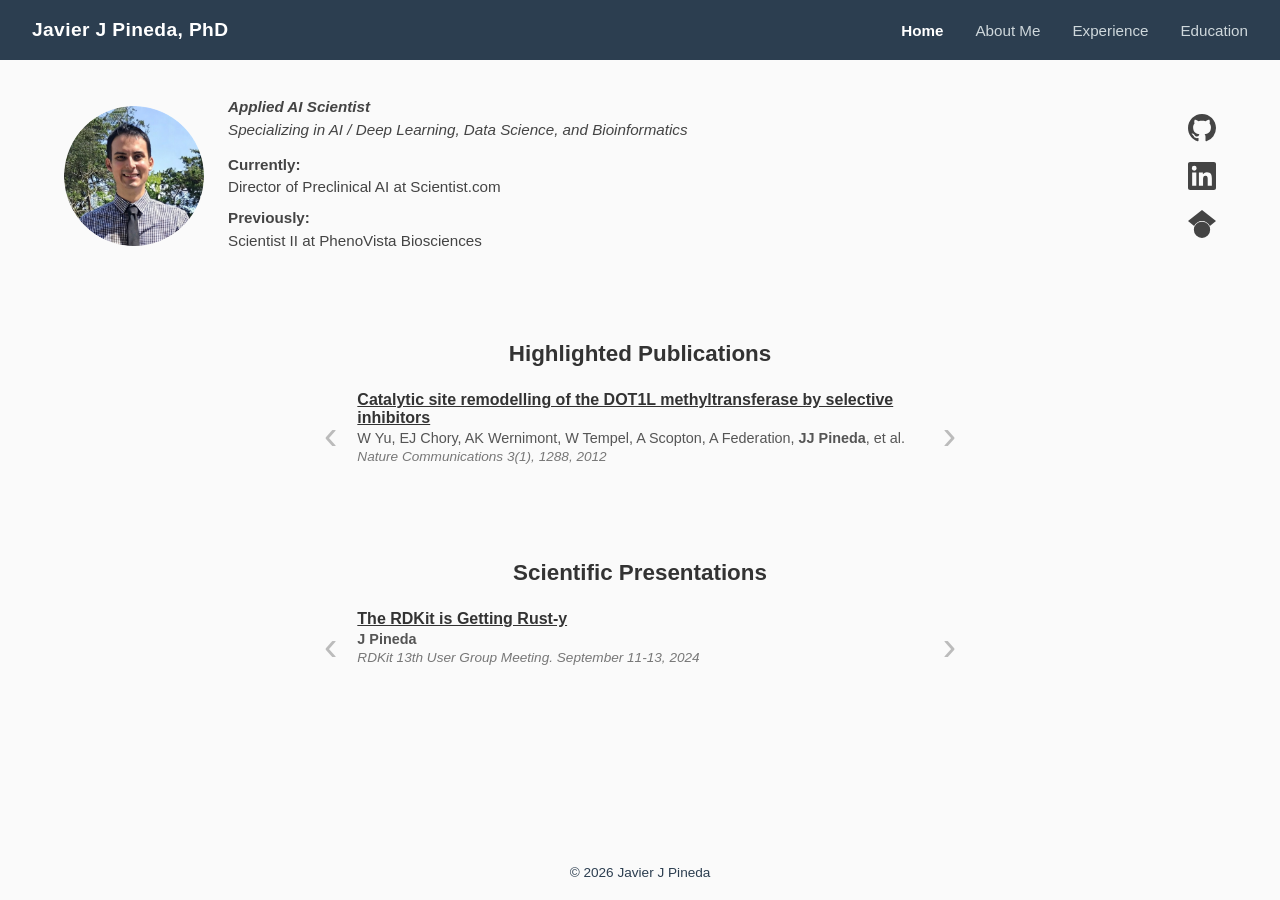
<file: index.html>
<!doctype html>
<html lang="en">
    <head>
        <meta charset="UTF-8" />
        <meta name="viewport" content="width=device-width, initial-scale=1.0" />
        <title>Javier Pineda, PhD — Applied AI Scientist</title>
        <meta
            name="description"
            content="Personal website of Javier Pineda (Javier J Pineda), PhD — Applied AI Scientist specializing in AI, deep learning, data science, and bioinformatics. Director of Preclinical AI at Scientist.com."
        />
        <meta
            property="og:title"
            content="Javier Pineda, PhD — Applied AI Scientist"
        />
        <meta
            property="og:description"
            content="Applied AI Scientist specializing in AI, deep learning, data science, and bioinformatics."
        />
        <meta property="og:type" content="profile" />
        <meta property="og:url" content="https://jj-pineda.github.io/" />
        <script type="application/ld+json">
            {
                "@context": "https://schema.org",
                "@type": "Person",
                "name": "Javier Pineda",
                "alternateName": "Javier J Pineda",
                "url": "https://jj-pineda.github.io/",
                "jobTitle": "Director of Preclinical AI",
                "worksFor": {
                    "@type": "Organization",
                    "name": "Scientist.com"
                },
                "alumniOf": [
                    {
                        "@type": "CollegeOrUniversity",
                        "name": "Harvard University"
                    },
                    {
                        "@type": "CollegeOrUniversity",
                        "name": "University of Notre Dame"
                    }
                ],
                "sameAs": [
                    "https://github.com/jj-pineda",
                    "https://linkedin.com/in/javier-j-pineda",
                    "https://scholar.google.com/citations?user=IIAo-P4AAAAJ"
                ]
            }
        </script>
        <link rel="stylesheet" href="styles.css" />
    </head>
    <body>
        <video id="bg-video" autoplay muted loop playsinline>
            <source
                src="assets/neural-network-background-pingpong.mp4"
                type="video/mp4"
            />
        </video>
        <header>
            <a href="/" class="site-name">Javier J Pineda, PhD</a>
            <button class="nav-toggle" aria-label="Toggle navigation" aria-expanded="false">
                <svg viewBox="0 0 24 24" xmlns="http://www.w3.org/2000/svg" fill="none">
                    <path d="M3 6h18M3 12h18M3 18h18" stroke="currentColor" stroke-width="2" stroke-linecap="round"/>
                </svg>
            </button>
            <nav class="nav-links">
                <a href="/" class="active">Home</a>
                <a href="/about">About Me</a>
                <a href="/experience">Experience</a>
                <a href="/education">Education</a>
            </nav>
        </header>

        <div class="profile-section">
            <img
                src="assets/profile-circle.png"
                alt="Javier J Pineda"
                class="profile-photo"
            />
            <div class="profile-info">
                <h1 class="profile-name">Javier J Pineda, PhD</h1>
                <p class="profile-tagline">
                    <strong>Applied AI Scientist</strong><br />
                    Specializing in AI / Deep Learning, Data Science, and
                    Bioinformatics
                </p>
                <p class="profile-role">
                    <strong>Currently:</strong><br />Director of Preclinical AI
                    at Scientist.com
                </p>
                <p class="profile-role">
                    <strong>Previously:</strong><br />Scientist II at PhenoVista
                    Biosciences
                </p>
            </div>
            <div class="profile-social">
                <a
                    href="https://github.com/jj-pineda"
                    target="_blank"
                    rel="noopener noreferrer"
                    data-tooltip="GitHub"
                >
                    <svg viewBox="0 0 24 24" xmlns="http://www.w3.org/2000/svg">
                        <path
                            d="M12 0C5.37 0 0 5.37 0 12c0 5.31 3.435 9.795 8.205 11.385.6.105.825-.255.825-.57 0-.285-.015-1.23-.015-2.235-3.015.555-3.795-.735-4.035-1.41-.135-.345-.72-1.41-1.23-1.695-.42-.225-1.02-.78-.015-.795.945-.015 1.62.87 1.845 1.23 1.08 1.815 2.805 1.305 3.495.99.105-.78.42-1.305.765-1.605-2.67-.3-5.46-1.335-5.46-5.925 0-1.305.465-2.385 1.23-3.225-.12-.3-.54-1.53.12-3.18 0 0 1.005-.315 3.3 1.23.96-.27 1.98-.405 3-.405s2.04.135 3 .405c2.295-1.56 3.3-1.23 3.3-1.23.66 1.65.24 2.88.12 3.18.765.84 1.23 1.905 1.23 3.225 0 4.605-2.805 5.625-5.475 5.925.435.375.81 1.095.81 2.22 0 1.605-.015 2.895-.015 3.3 0 .315.225.69.825.57A12.02 12.02 0 0024 12c0-6.63-5.37-12-12-12z"
                        />
                    </svg>
                </a>
                <a
                    href="https://linkedin.com/in/javier-j-pineda"
                    target="_blank"
                    rel="noopener noreferrer"
                    data-tooltip="LinkedIn"
                >
                    <svg viewBox="0 0 24 24" xmlns="http://www.w3.org/2000/svg">
                        <path
                            d="M20.447 20.452h-3.554v-5.569c0-1.328-.027-3.037-1.852-3.037-1.853 0-2.136 1.445-2.136 2.939v5.667H9.351V9h3.414v1.561h.046c.477-.9 1.637-1.85 3.37-1.85 3.601 0 4.267 2.37 4.267 5.455v6.286zM5.337 7.433a2.062 2.062 0 01-2.063-2.065 2.064 2.064 0 112.063 2.065zm1.782 13.019H3.555V9h3.564v11.452zM22.225 0H1.771C.792 0 0 .774 0 1.729v20.542C0 23.227.792 24 1.771 24h20.451C23.2 24 24 23.227 24 22.271V1.729C24 .774 23.2 0 22.222 0h.003z"
                        />
                    </svg>
                </a>
                <a
                    href="https://scholar.google.com/citations?hl=en&user=IIAo-P4AAAAJ&view_op=list_works&gmla=APjjwuaOTNhn8CXcT7bd74BKI-H3u4eLY3P6gGa4kQrfoRrS0JrwUBBFcE2-YsS4bRoMmyUIK_wvJSh7Y80WJxXf"
                    target="_blank"
                    rel="noopener noreferrer"
                    data-tooltip="Publications"
                >
                    <svg viewBox="0 0 24 24" xmlns="http://www.w3.org/2000/svg">
                        <path
                            d="M5.242 13.769L0 9.5 12 0l12 9.5-5.242 4.269C17.548 11.249 14.978 9.5 12 9.5c-2.977 0-5.548 1.748-6.758 4.269zM12 10a7 7 0 100 14 7 7 0 000-14z"
                        />
                    </svg>
                </a>
            </div>
        </div>

        <main class="home-main">
            <h2 class="section-heading">Highlighted Publications</h2>
            <div class="carousel" id="pub-carousel">
                <button
                    class="carousel-btn carousel-prev"
                    aria-label="Previous"
                >
                    &lsaquo;
                </button>
                <div class="carousel-content">
                    <ul class="pub-list">
                        <li>
                            <span class="pub-title"
                                ><a
                                    href="https://www.nature.com/articles/ncomms2304"
                                    target="_blank"
                                    >Catalytic site remodelling of the DOT1L
                                    methyltransferase by selective inhibitors</a
                                ></span
                            >
                            <span class="pub-authors"
                                >W Yu, EJ Chory, AK Wernimont, W Tempel, A
                                Scopton, A Federation,
                                <strong>JJ Pineda</strong>, et al.</span
                            >
                            <span class="pub-venue"
                                >Nature Communications 3(1), 1288, 2012</span
                            >
                        </li>
                        <li>
                            <span class="pub-title"
                                ><a
                                    href="https://royalsocietypublishing.org/rsob/article/7/11/170182/91579"
                                    target="_blank"
                                    >Is inflammatory micronucleation the key to
                                    a successful anti-mitotic cancer drug?</a
                                ></span
                            >
                            <span class="pub-authors"
                                >TJ Mitchison, <strong>J Pineda</strong>, J Shi,
                                S Florian</span
                            >
                            <span class="pub-venue"
                                >Open Biology 7(11), 2017</span
                            >
                        </li>
                        <li>
                            <span class="pub-title"
                                ><a
                                    href="https://www.nature.com/articles/s41467-018-05036-4"
                                    target="_blank"
                                    >A PDGFRα-driven mouse model of glioblastoma
                                    reveals a stathmin1-mediated mechanism of
                                    sensitivity to vinblastine</a
                                ></span
                            >
                            <span class="pub-authors"
                                >HJ Jun, VA Appleman, HJ Wu, CM Rose,
                                <strong>JJ Pineda</strong>, AT Yeo, B Delcuze,
                                et al.</span
                            >
                            <span class="pub-venue"
                                >Nature Communications 9(1), 3116, 2018</span
                            >
                        </li>
                        <li>
                            <span class="pub-title"
                                ><a
                                    href="https://www.science.org/doi/abs/10.1126/scitranslmed.aal5272"
                                    target="_blank"
                                    >HIF activation causes synthetic lethality
                                    between the VHL tumor suppressor and the
                                    EZH1 histone methyltransferase</a
                                ></span
                            >
                            <span class="pub-authors"
                                >AA Chakraborty, E Nakamura, J Qi, A Creech, JD
                                Jaffe, J Paulk, JS Novak, K Nagulapalli, SK
                                McBrayer, GS Cowley, <strong>J Pineda</strong>,
                                et al.</span
                            >
                            <span class="pub-venue"
                                >Science Translational Medicine 9(398),
                                eaal5272, 2017</span
                            >
                        </li>
                        <li>
                            <span class="pub-title"
                                ><a
                                    href="https://www.pnas.org/doi/abs/10.1073/pnas.1800047115"
                                    target="_blank"
                                    >Site occupancy calibration of taxane
                                    pharmacology in live cells and tissues</a
                                ></span
                            >
                            <span class="pub-authors"
                                ><strong>JJ Pineda</strong>, MA Miller, Y Song,
                                H Kuhn, H Mikula, N Tallapragada, et al.</span
                            >
                            <span class="pub-venue"
                                >Proceedings of the National Academy of Sciences
                                115(48), E11406-E11414, 2018</span
                            >
                        </li>
                        <li>
                            <span class="pub-title"
                                ><a
                                    href="https://journals.sagepub.com/doi/full/10.1177/2472555218774770"
                                    target="_blank"
                                    >A scalable pipeline for high-throughput
                                    flow cytometry</a
                                ></span
                            >
                            <span class="pub-authors"
                                >AC Wilson, IK Moutsatsos, G Yu,
                                <strong>JJ Pineda</strong>, Y Feng, DS
                                Auld</span
                            >
                            <span class="pub-venue"
                                >SLAS Discovery 23(7), 708-718, 2018</span
                            >
                        </li>
                        <li>
                            <span class="pub-title"
                                ><a
                                    href="https://elifesciences.org/articles/45426"
                                    target="_blank"
                                    >Replication Study: Wnt activity defines
                                    colon cancer stem cells and is regulated by
                                    the microenvironment</a
                                ></span
                            >
                            <span class="pub-authors"
                                >A Essex, <strong>J Pineda</strong>, G Acharya,
                                H Xin, J Evans</span
                            >
                            <span class="pub-venue">Elife 8, e45426</span>
                        </li>
                    </ul>
                </div>
                <button class="carousel-btn carousel-next" aria-label="Next">
                    &rsaquo;
                </button>
            </div>
            <h2 class="section-heading">Scientific Presentations</h2>
            <div class="carousel" id="pres-carousel">
                <button
                    class="carousel-btn carousel-prev"
                    aria-label="Previous"
                >
                    &lsaquo;
                </button>
                <div class="carousel-content">
                    <ul class="pub-list">
                        <li>
                            <span class="pub-title"
                                ><a
                                    href="https://github.com/rdkit/UGM_2024/blob/main/Presentations/Pineda_Rusty_RDKit.pdf"
                                    target="_blank"
                                    >The RDKit is Getting Rust-y</a
                                ></span
                            >
                            <span class="pub-authors"
                                ><strong>J Pineda</strong></span
                            >
                            <span class="pub-venue"
                                >RDKit 13th User Group Meeting. September 11-13,
                                2024</span
                            >
                        </li>
                        <li>
                            <span class="pub-title"
                                ><a
                                    href="https://www.youtube.com/watch?v=wowL1j9xrKk"
                                    target="_blank"
                                    >Overcoming the Model Sourcing Challenge
                                    with the World's Largest Database of
                                    Proprietary Tumor Models</a
                                ></span
                            >
                            <span class="pub-authors"
                                ><strong>J Pineda</strong></span
                            >
                            <span class="pub-venue"
                                >Discovery on Target 20th Annual Meeting.
                                September 25-28, 2023</span
                            >
                        </li>
                        <li>
                            <span class="pub-title"
                                ><a
                                    href="https://www.youtube.com/watch?v=vyQPva2Nx4g"
                                    target="_blank"
                                    >The Disease Model Finder: An AI Powered
                                    Platform to Enhance Disease Model
                                    Sourcing</a
                                ></span
                            >
                            <span class="pub-authors"
                                ><strong>J Pineda</strong></span
                            >
                            <span class="pub-venue"
                                >Tumor Models for Combination Targeted Oncology
                                10th Annual Meeting. July 13-14, 2022</span
                            >
                        </li>
                        <li>
                            <span class="pub-title"
                                >Site Occupancy Calibration of Taxane
                                Pharmacology in Live Cells and Tissues</span
                            >
                            <span class="pub-authors"
                                ><strong>J Pineda</strong></span
                            >
                            <span class="pub-venue"
                                >EMBO | EMBL Symposia (Microtubules: From Atoms
                                to Complex Systems). May 27-30, 2018</span
                            >
                        </li>
                        <li>
                            <span class="pub-title"
                                >Using Live-Cell Microscopy and Quantitative
                                Proteomics to Elucidate the Signaling
                                Consequences of Microtubule Disruption</span
                            >
                            <span class="pub-authors"
                                ><strong>J Pineda</strong>, T Mitchison</span
                            >
                            <span class="pub-venue"
                                >American Society of Cell Biology. December
                                12-16, 2015</span
                            >
                        </li>
                        <li>
                            <span class="pub-title"
                                >Molecular Dynamics of DOT1L and Modeling of
                                EZH2</span
                            >
                            <span class="pub-authors"
                                ><strong>J Pineda</strong>, J Marineau, G Estiu,
                                J Bradner</span
                            >
                            <span class="pub-venue"
                                >Biophysical Society 57th Annual Meeting.
                                February 2-6, 2013</span
                            >
                        </li>
                    </ul>
                </div>
                <button class="carousel-btn carousel-next" aria-label="Next">
                    &rsaquo;
                </button>
            </div>
        </main>

        <footer>&copy; 2026 Javier J Pineda</footer>

        <script>
            (function () {
                var vid = document.getElementById("bg-video");
                try {
                    vid.playbackRate = 0.5;
                } catch (e) {}
                vid.loop = true;
            })();
            (function () {
                var btn = document.querySelector(".nav-toggle");
                var header = document.querySelector("header");
                btn.addEventListener("click", function () {
                    var open = header.classList.toggle("nav-open");
                    btn.setAttribute("aria-expanded", open);
                });
                document.addEventListener("click", function (e) {
                    if (!header.contains(e.target)) {
                        header.classList.remove("nav-open");
                        btn.setAttribute("aria-expanded", "false");
                    }
                });
            })();
            (function () {
                var carousels = document.querySelectorAll(".carousel");
                var indices = [0, 0];

                function updateCarousel(carousel, index) {
                    var items = carousel.querySelectorAll(".pub-list li");
                    items.forEach(function (item) {
                        item.classList.remove("active");
                    });
                    items[index].classList.add("active");
                }

                // Set fixed height for each carousel to prevent layout shifts
                carousels.forEach(function (carousel) {
                    var list = carousel.querySelector(".pub-list");
                    var items = carousel.querySelectorAll(".pub-list li");
                    var maxHeight = 0;
                    items.forEach(function (item) {
                        item.style.display = "flex";
                        var h = item.offsetHeight;
                        if (h > maxHeight) maxHeight = h;
                        item.style.display = "";
                    });
                    list.style.minHeight = maxHeight + "px";
                });

                carousels.forEach(function (carousel, i) {
                    var items = carousel.querySelectorAll(".pub-list li");
                    var prevBtn = carousel.querySelector(".carousel-prev");
                    var nextBtn = carousel.querySelector(".carousel-next");

                    updateCarousel(carousel, 0);

                    prevBtn.addEventListener("click", function () {
                        indices[i] =
                            (indices[i] - 1 + items.length) % items.length;
                        updateCarousel(carousel, indices[i]);
                        resetTimer();
                    });

                    nextBtn.addEventListener("click", function () {
                        indices[i] = (indices[i] + 1) % items.length;
                        updateCarousel(carousel, indices[i]);
                        resetTimer();
                    });
                });

                function advanceBoth() {
                    carousels.forEach(function (carousel, i) {
                        var items = carousel.querySelectorAll(".pub-list li");
                        indices[i] = (indices[i] + 1) % items.length;
                        updateCarousel(carousel, indices[i]);
                    });
                }

                var timer = setInterval(advanceBoth, 5000);

                function resetTimer() {
                    clearInterval(timer);
                    timer = setInterval(advanceBoth, 5000);
                }
            })();
        </script>
    </body>
</html>
</file>
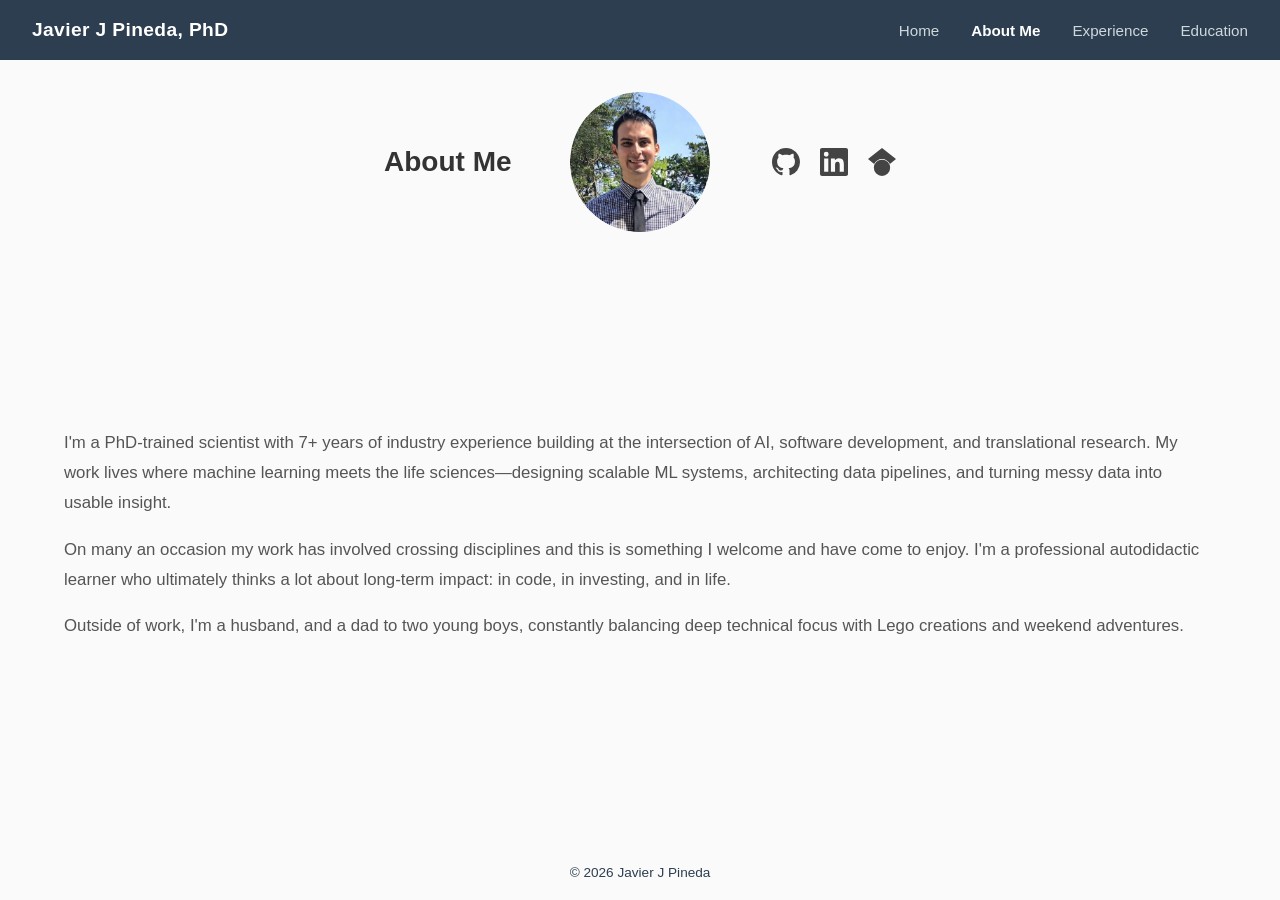
<file: about/index.html>
<!doctype html>
<html lang="en">
    <head>
        <meta charset="UTF-8" />
        <meta name="viewport" content="width=device-width, initial-scale=1.0" />
        <title>About Me - Javier J Pineda</title>
        <link rel="stylesheet" href="/styles.css" />
    </head>
    <body>
        <video id="bg-video" autoplay muted loop playsinline>
            <source src="/assets/neural-network-background-pingpong.mp4" type="video/mp4" />
        </video>
        <header>
            <a href="/" class="site-name">Javier J Pineda, PhD</a>
            <button class="nav-toggle" aria-label="Toggle navigation" aria-expanded="false">
                <svg viewBox="0 0 24 24" xmlns="http://www.w3.org/2000/svg" fill="none">
                    <path d="M3 6h18M3 12h18M3 18h18" stroke="currentColor" stroke-width="2" stroke-linecap="round"/>
                </svg>
            </button>
            <nav class="nav-links">
                <a href="/">Home</a>
                <a href="/about" class="active">About Me</a>
                <a href="/experience">Experience</a>
                <a href="/education">Education</a>
            </nav>
        </header>

        <div class="profile-section profile-section--about">
            <h1>About Me</h1>
            <img src="/assets/profile-circle.png" class="profile-photo" alt="Javier J Pineda" />
            <div class="profile-social profile-social--horizontal profile-social--about">
                <a
                    href="https://github.com/jj-pineda"
                    target="_blank"
                    rel="noopener noreferrer"
                    data-tooltip="GitHub"
                >
                    <svg viewBox="0 0 24 24" xmlns="http://www.w3.org/2000/svg">
                        <path
                            d="M12 0C5.37 0 0 5.37 0 12c0 5.31 3.435 9.795 8.205 11.385.6.105.825-.255.825-.57 0-.285-.015-1.23-.015-2.235-3.015.555-3.795-.735-4.035-1.41-.135-.345-.72-1.41-1.23-1.695-.42-.225-1.02-.78-.015-.795.945-.015 1.62.87 1.845 1.23 1.08 1.815 2.805 1.305 3.495.99.105-.78.42-1.305.765-1.605-2.67-.3-5.46-1.335-5.46-5.925 0-1.305.465-2.385 1.23-3.225-.12-.3-.54-1.53.12-3.18 0 0 1.005-.315 3.3 1.23.96-.27 1.98-.405 3-.405s2.04.135 3 .405c2.295-1.56 3.3-1.23 3.3-1.23.66 1.65.24 2.88.12 3.18.765.84 1.23 1.905 1.23 3.225 0 4.605-2.805 5.625-5.475 5.925.435.375.81 1.095.81 2.22 0 1.605-.015 2.895-.015 3.3 0 .315.225.69.825.57A12.02 12.02 0 0024 12c0-6.63-5.37-12-12-12z"
                        />
                    </svg>
                </a>
                <a
                    href="https://linkedin.com/in/javier-j-pineda"
                    target="_blank"
                    rel="noopener noreferrer"
                    data-tooltip="LinkedIn"
                >
                    <svg viewBox="0 0 24 24" xmlns="http://www.w3.org/2000/svg">
                        <path
                            d="M20.447 20.452h-3.554v-5.569c0-1.328-.027-3.037-1.852-3.037-1.853 0-2.136 1.445-2.136 2.939v5.667H9.351V9h3.414v1.561h.046c.477-.9 1.637-1.85 3.37-1.85 3.601 0 4.267 2.37 4.267 5.455v6.286zM5.337 7.433a2.062 2.062 0 01-2.063-2.065 2.064 2.064 0 112.063 2.065zm1.782 13.019H3.555V9h3.564v11.452zM22.225 0H1.771C.792 0 0 .774 0 1.729v20.542C0 23.227.792 24 1.771 24h20.451C23.2 24 24 23.227 24 22.271V1.729C24 .774 23.2 0 22.222 0h.003z"
                        />
                    </svg>
                </a>
                <a
                    href="https://scholar.google.com/citations?hl=en&user=IIAo-P4AAAAJ&view_op=list_works&gmla=APjjwuaOTNhn8CXcT7bd74BKI-H3u4eLY3P6gGa4kQrfoRrS0JrwUBBFcE2-YsS4bRoMmyUIK_wvJSh7Y80WJxXf"
                    target="_blank"
                    rel="noopener noreferrer"
                    data-tooltip="Publications"
                >
                    <svg viewBox="0 0 24 24" xmlns="http://www.w3.org/2000/svg">
                        <path
                            d="M5.242 13.769L0 9.5 12 0l12 9.5-5.242 4.269C17.548 11.249 14.978 9.5 12 9.5c-2.977 0-5.548 1.748-6.758 4.269zM12 10a7 7 0 100 14 7 7 0 000-14z"
                        />
                    </svg>
                </a>
            </div>
        </div>

        <main>
            <div class="about-content">
                <p>
                    I'm a PhD-trained scientist with 7+ years of industry
                    experience building at the intersection of AI, software
                    development, and translational research. My work lives where
                    machine learning meets the life sciences—designing scalable
                    ML systems, architecting data pipelines, and turning messy
                    data into usable insight.
                </p>
                <p>
                    On many an occasion my work has involved crossing
                    disciplines and this is something I welcome and have come to
                    enjoy. I'm a professional autodidactic learner who
                    ultimately thinks a lot about long-term impact: in code, in
                    investing, and in life.
                </p>
                <p>
                    Outside of work, I'm a husband, and a dad to two young boys,
                    constantly balancing deep technical focus with Lego
                    creations and weekend adventures.
                </p>
            </div>
        </main>

        <footer>&copy; 2026 Javier J Pineda</footer>
        <script>
            (function () {
                var vid = document.getElementById("bg-video");
                try { vid.playbackRate = 0.5; } catch (e) {}
                vid.loop = true;
            })();
            (function () {
                var btn = document.querySelector(".nav-toggle");
                var header = document.querySelector("header");
                btn.addEventListener("click", function () {
                    var open = header.classList.toggle("nav-open");
                    btn.setAttribute("aria-expanded", open);
                });
                document.addEventListener("click", function (e) {
                    if (!header.contains(e.target)) {
                        header.classList.remove("nav-open");
                        btn.setAttribute("aria-expanded", "false");
                    }
                });
            })();
        </script>
    </body>
</html>
</file>
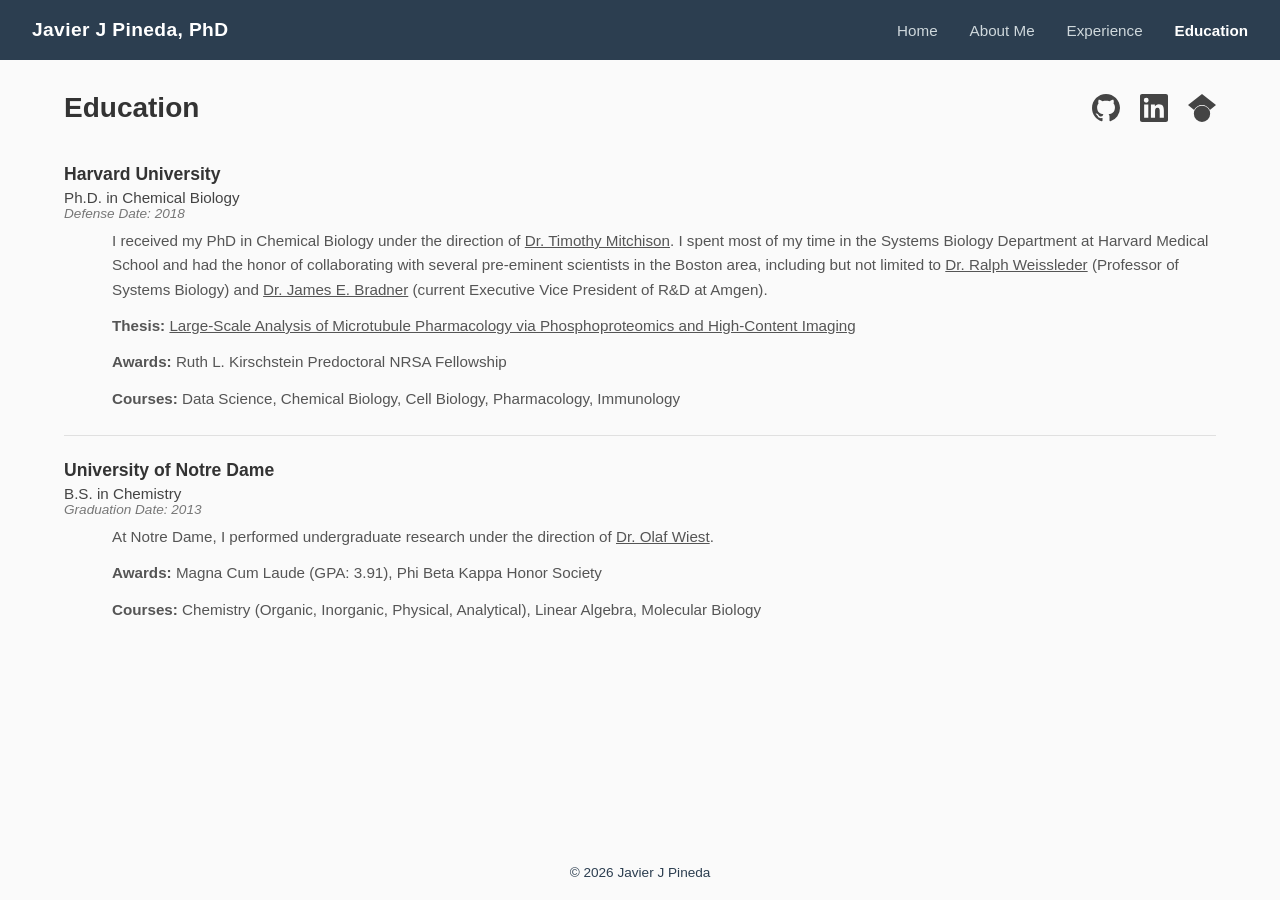
<file: education/index.html>
<!doctype html>
<html lang="en">
    <head>
        <meta charset="UTF-8" />
        <meta name="viewport" content="width=device-width, initial-scale=1.0" />
        <title>Education - Javier J Pineda</title>
        <link rel="stylesheet" href="/styles.css" />
    </head>
    <body>
        <video id="bg-video" autoplay muted loop playsinline>
            <source src="/assets/neural-network-background-pingpong.mp4" type="video/mp4" />
        </video>
        <header>
            <a href="/" class="site-name">Javier J Pineda, PhD</a>
            <button class="nav-toggle" aria-label="Toggle navigation" aria-expanded="false">
                <svg viewBox="0 0 24 24" xmlns="http://www.w3.org/2000/svg" fill="none">
                    <path d="M3 6h18M3 12h18M3 18h18" stroke="currentColor" stroke-width="2" stroke-linecap="round"/>
                </svg>
            </button>
            <nav class="nav-links">
                <a href="/">Home</a>
                <a href="/about">About Me</a>
                <a href="/experience">Experience</a>
                <a href="/education" class="active">Education</a>
            </nav>
        </header>

        <div class="profile-section profile-section--centered">
            <h1>Education</h1>
            <div class="profile-social profile-social--horizontal">
                <a
                    href="https://github.com/jj-pineda"
                    target="_blank"
                    rel="noopener noreferrer"
                    data-tooltip="GitHub"
                >
                    <svg viewBox="0 0 24 24" xmlns="http://www.w3.org/2000/svg">
                        <path
                            d="M12 0C5.37 0 0 5.37 0 12c0 5.31 3.435 9.795 8.205 11.385.6.105.825-.255.825-.57 0-.285-.015-1.23-.015-2.235-3.015.555-3.795-.735-4.035-1.41-.135-.345-.72-1.41-1.23-1.695-.42-.225-1.02-.78-.015-.795.945-.015 1.62.87 1.845 1.23 1.08 1.815 2.805 1.305 3.495.99.105-.78.42-1.305.765-1.605-2.67-.3-5.46-1.335-5.46-5.925 0-1.305.465-2.385 1.23-3.225-.12-.3-.54-1.53.12-3.18 0 0 1.005-.315 3.3 1.23.96-.27 1.98-.405 3-.405s2.04.135 3 .405c2.295-1.56 3.3-1.23 3.3-1.23.66 1.65.24 2.88.12 3.18.765.84 1.23 1.905 1.23 3.225 0 4.605-2.805 5.625-5.475 5.925.435.375.81 1.095.81 2.22 0 1.605-.015 2.895-.015 3.3 0 .315.225.69.825.57A12.02 12.02 0 0024 12c0-6.63-5.37-12-12-12z"
                        />
                    </svg>
                </a>
                <a
                    href="https://linkedin.com/in/javier-j-pineda"
                    target="_blank"
                    rel="noopener noreferrer"
                    data-tooltip="LinkedIn"
                >
                    <svg viewBox="0 0 24 24" xmlns="http://www.w3.org/2000/svg">
                        <path
                            d="M20.447 20.452h-3.554v-5.569c0-1.328-.027-3.037-1.852-3.037-1.853 0-2.136 1.445-2.136 2.939v5.667H9.351V9h3.414v1.561h.046c.477-.9 1.637-1.85 3.37-1.85 3.601 0 4.267 2.37 4.267 5.455v6.286zM5.337 7.433a2.062 2.062 0 01-2.063-2.065 2.064 2.064 0 112.063 2.065zm1.782 13.019H3.555V9h3.564v11.452zM22.225 0H1.771C.792 0 0 .774 0 1.729v20.542C0 23.227.792 24 1.771 24h20.451C23.2 24 24 23.227 24 22.271V1.729C24 .774 23.2 0 22.222 0h.003z"
                        />
                    </svg>
                </a>
                <a
                    href="https://scholar.google.com/citations?hl=en&user=IIAo-P4AAAAJ&view_op=list_works&gmla=APjjwuaOTNhn8CXcT7bd74BKI-H3u4eLY3P6gGa4kQrfoRrS0JrwUBBFcE2-YsS4bRoMmyUIK_wvJSh7Y80WJxXf"
                    target="_blank"
                    rel="noopener noreferrer"
                    data-tooltip="Publications"
                >
                    <svg viewBox="0 0 24 24" xmlns="http://www.w3.org/2000/svg">
                        <path
                            d="M5.242 13.769L0 9.5 12 0l12 9.5-5.242 4.269C17.548 11.249 14.978 9.5 12 9.5c-2.977 0-5.548 1.748-6.758 4.269zM12 10a7 7 0 100 14 7 7 0 000-14z"
                        />
                    </svg>
                </a>
            </div>
        </div>

        <main class="content-left">
            <div class="edu-entry">
                <h3>Harvard University</h3>
                <p class="edu-degree">Ph.D. in Chemical Biology</p>
                <p class="edu-date">Defense Date: 2018</p>
                <p class="edu-blurb">
                    I received my PhD in Chemical Biology under the direction of
                    <a
                        href="https://scholar.google.com/citations?user=1TQZOe0AAAAJ&hl=en"
                        target="_blank"
                        >Dr. Timothy Mitchison</a
                    >. I spent most of my time in the Systems Biology Department
                    at Harvard Medical School and had the honor of collaborating
                    with several pre-eminent scientists in the Boston area,
                    including but not limited to
                    <a
                        href="https://scholar.google.com/citations?user=zmcj4NwAAAAJ&hl=en"
                        target="_blank"
                        >Dr. Ralph Weissleder</a
                    >
                    (Professor of Systems Biology) and
                    <a
                        href="https://scholar.google.com/citations?user=Q0hPqMAAAAAJ&hl=en"
                        target="_blank"
                        >Dr. James E. Bradner</a
                    >
                    (current Executive Vice President of R&D at Amgen).
                </p>
                <p class="edu-detail">
                    <strong>Thesis:</strong>
                    <a
                        href="https://dash.harvard.edu/entities/publication/7ab974cf-2bb5-4409-b744-48548706fb5e"
                        target="_blank"
                        >Large-Scale Analysis of Microtubule Pharmacology via
                        Phosphoproteomics and High-Content Imaging</a
                    >
                </p>
                <p class="edu-detail">
                    <strong>Awards:</strong> Ruth L. Kirschstein Predoctoral
                    NRSA Fellowship
                </p>
                <p class="edu-detail">
                    <strong>Courses:</strong> Data Science, Chemical Biology,
                    Cell Biology, Pharmacology, Immunology
                </p>
            </div>
            <div class="edu-entry">
                <h3>University of Notre Dame</h3>
                <p class="edu-degree">B.S. in Chemistry</p>
                <p class="edu-date">Graduation Date: 2013</p>
                <p class="edu-blurb">
                    At Notre Dame, I performed undergraduate research under the
                    direction of
                    <a
                        href="https://scholar.google.com/citations?user=bfywzJwAAAAJ&hl=en"
                        target="_blank"
                        >Dr. Olaf Wiest</a
                    >.
                </p>
                <p class="edu-detail">
                    <strong>Awards:</strong> Magna Cum Laude (GPA: 3.91), Phi Beta Kappa
                    Honor Society
                </p>
                <p class="edu-detail">
                    <strong>Courses:</strong> Chemistry (Organic, Inorganic,
                    Physical, Analytical), Linear Algebra, Molecular Biology
                </p>
            </div>
        </main>

        <footer>&copy; 2026 Javier J Pineda</footer>
        <script>
            (function () {
                var vid = document.getElementById("bg-video");
                try { vid.playbackRate = 0.5; } catch (e) {}
                vid.loop = true;
            })();
            (function () {
                var btn = document.querySelector(".nav-toggle");
                var header = document.querySelector("header");
                btn.addEventListener("click", function () {
                    var open = header.classList.toggle("nav-open");
                    btn.setAttribute("aria-expanded", open);
                });
                document.addEventListener("click", function (e) {
                    if (!header.contains(e.target)) {
                        header.classList.remove("nav-open");
                        btn.setAttribute("aria-expanded", "false");
                    }
                });
            })();
        </script>
    </body>
</html>
</file>
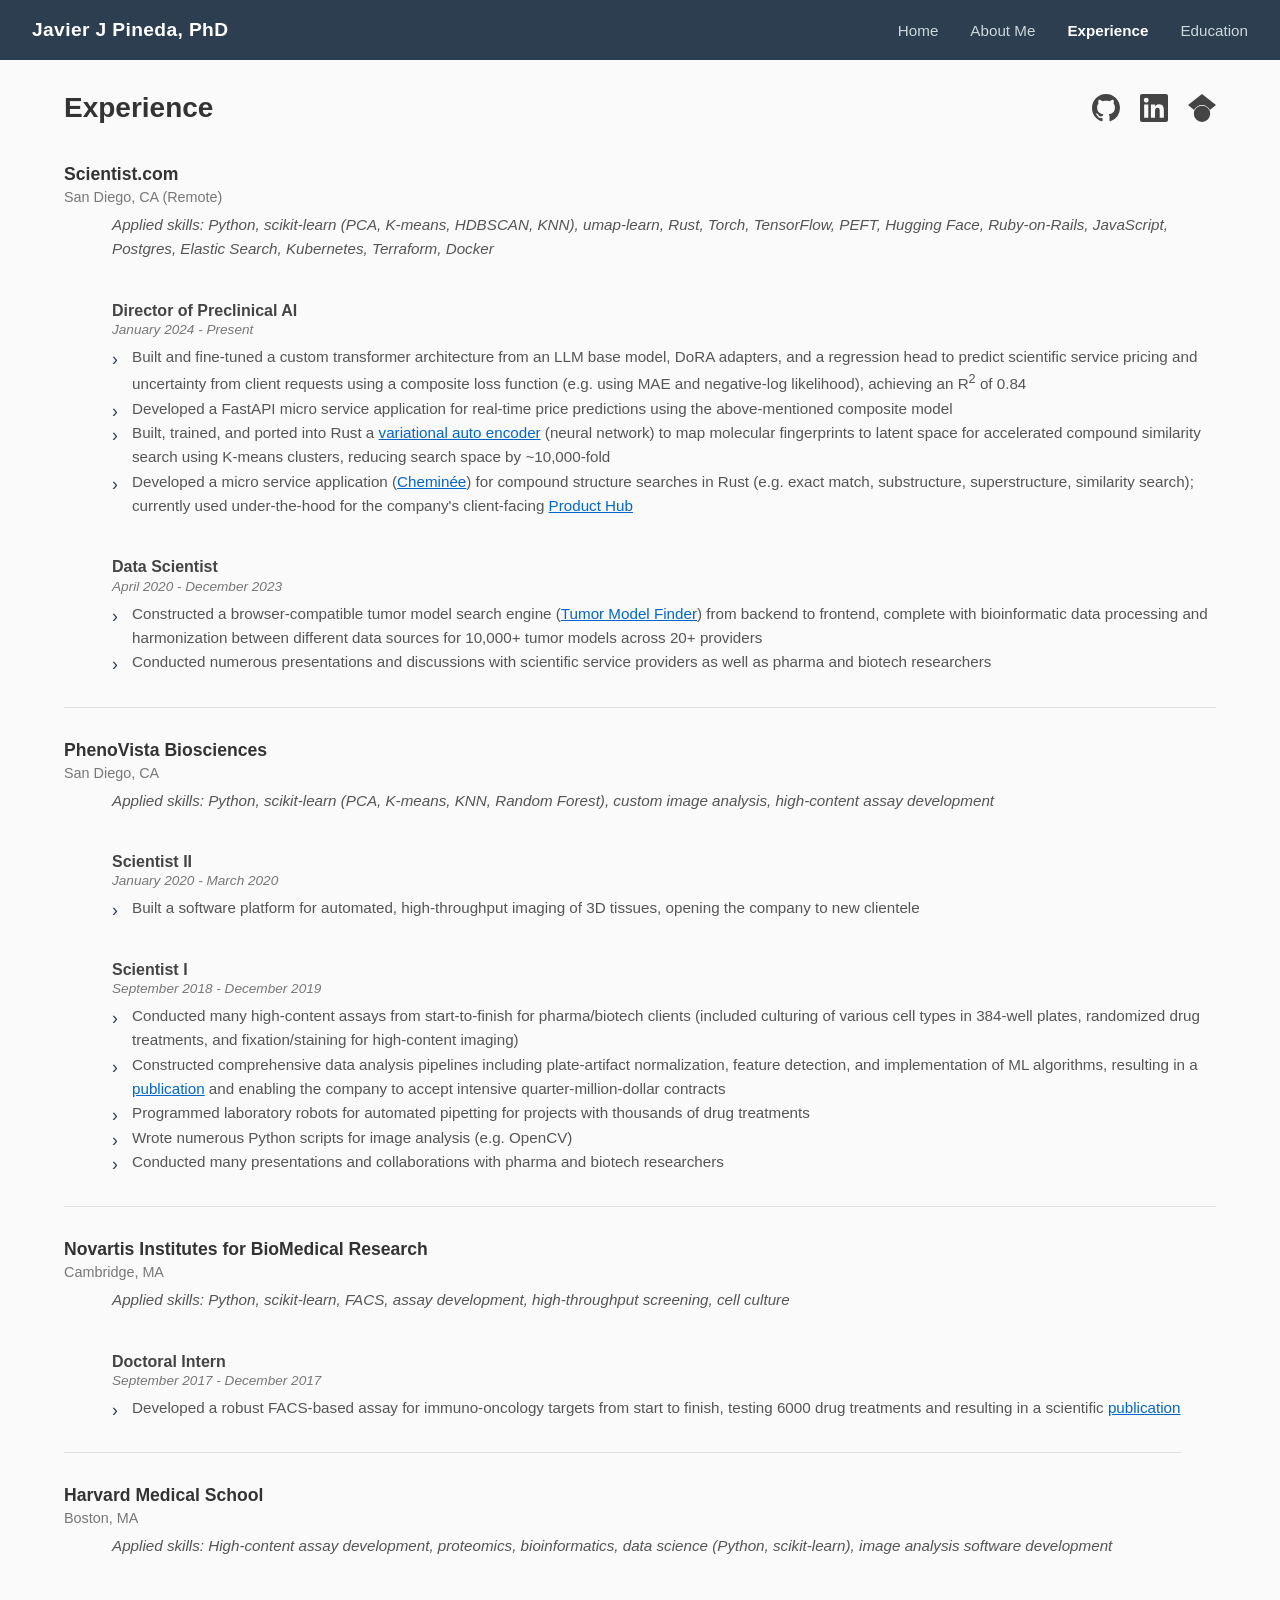
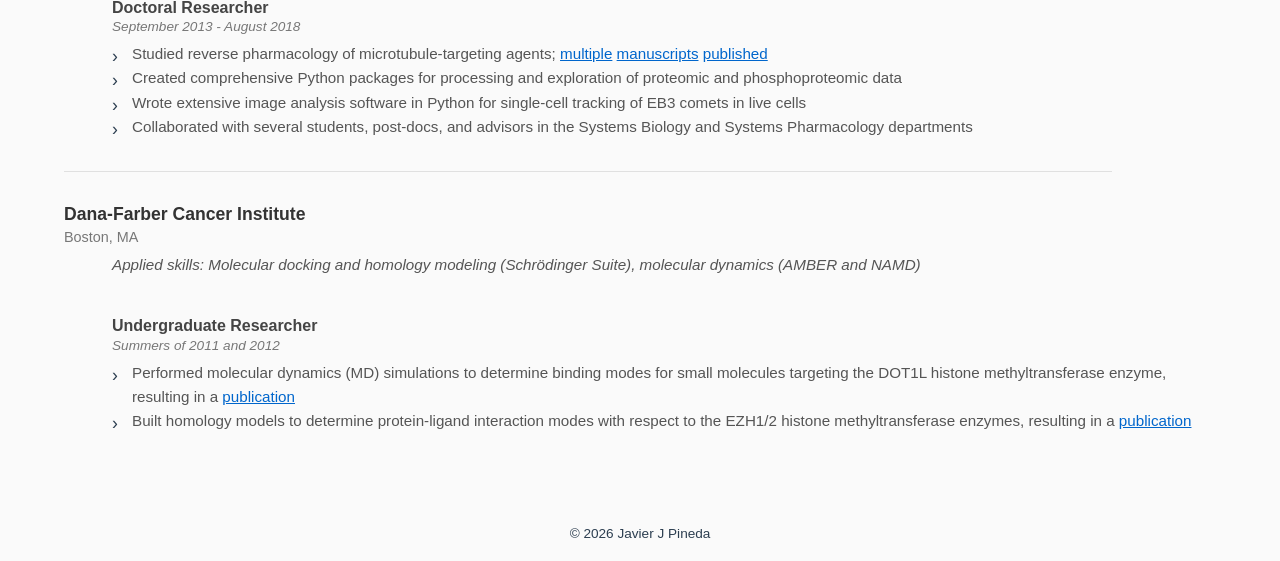
<file: experience/index.html>
<!doctype html>
<html lang="en">
    <head>
        <meta charset="UTF-8" />
        <meta name="viewport" content="width=device-width, initial-scale=1.0" />
        <title>Experience - Javier J Pineda</title>
        <link rel="stylesheet" href="/styles.css" />
    </head>
    <body>
        <video id="bg-video" autoplay muted loop playsinline>
            <source
                src="/assets/neural-network-background-pingpong.mp4"
                type="video/mp4"
            />
        </video>
        <header>
            <a href="/" class="site-name">Javier J Pineda, PhD</a>
            <button class="nav-toggle" aria-label="Toggle navigation" aria-expanded="false">
                <svg viewBox="0 0 24 24" xmlns="http://www.w3.org/2000/svg" fill="none">
                    <path d="M3 6h18M3 12h18M3 18h18" stroke="currentColor" stroke-width="2" stroke-linecap="round"/>
                </svg>
            </button>
            <nav class="nav-links">
                <a href="/">Home</a>
                <a href="/about">About Me</a>
                <a href="/experience" class="active">Experience</a>
                <a href="/education">Education</a>
            </nav>
        </header>

        <div class="profile-section profile-section--centered">
            <h1>Experience</h1>
            <div class="profile-social profile-social--horizontal">
                <a
                    href="https://github.com/jj-pineda"
                    target="_blank"
                    rel="noopener noreferrer"
                    data-tooltip="GitHub"
                >
                    <svg viewBox="0 0 24 24" xmlns="http://www.w3.org/2000/svg">
                        <path
                            d="M12 0C5.37 0 0 5.37 0 12c0 5.31 3.435 9.795 8.205 11.385.6.105.825-.255.825-.57 0-.285-.015-1.23-.015-2.235-3.015.555-3.795-.735-4.035-1.41-.135-.345-.72-1.41-1.23-1.695-.42-.225-1.02-.78-.015-.795.945-.015 1.62.87 1.845 1.23 1.08 1.815 2.805 1.305 3.495.99.105-.78.42-1.305.765-1.605-2.67-.3-5.46-1.335-5.46-5.925 0-1.305.465-2.385 1.23-3.225-.12-.3-.54-1.53.12-3.18 0 0 1.005-.315 3.3 1.23.96-.27 1.98-.405 3-.405s2.04.135 3 .405c2.295-1.56 3.3-1.23 3.3-1.23.66 1.65.24 2.88.12 3.18.765.84 1.23 1.905 1.23 3.225 0 4.605-2.805 5.625-5.475 5.925.435.375.81 1.095.81 2.22 0 1.605-.015 2.895-.015 3.3 0 .315.225.69.825.57A12.02 12.02 0 0024 12c0-6.63-5.37-12-12-12z"
                        />
                    </svg>
                </a>
                <a
                    href="https://linkedin.com/in/javier-j-pineda"
                    target="_blank"
                    rel="noopener noreferrer"
                    data-tooltip="LinkedIn"
                >
                    <svg viewBox="0 0 24 24" xmlns="http://www.w3.org/2000/svg">
                        <path
                            d="M20.447 20.452h-3.554v-5.569c0-1.328-.027-3.037-1.852-3.037-1.853 0-2.136 1.445-2.136 2.939v5.667H9.351V9h3.414v1.561h.046c.477-.9 1.637-1.85 3.37-1.85 3.601 0 4.267 2.37 4.267 5.455v6.286zM5.337 7.433a2.062 2.062 0 01-2.063-2.065 2.064 2.064 0 112.063 2.065zm1.782 13.019H3.555V9h3.564v11.452zM22.225 0H1.771C.792 0 0 .774 0 1.729v20.542C0 23.227.792 24 1.771 24h20.451C23.2 24 24 23.227 24 22.271V1.729C24 .774 23.2 0 22.222 0h.003z"
                        />
                    </svg>
                </a>
                <a
                    href="https://scholar.google.com/citations?hl=en&user=IIAo-P4AAAAJ&view_op=list_works&gmla=APjjwuaOTNhn8CXcT7bd74BKI-H3u4eLY3P6gGa4kQrfoRrS0JrwUBBFcE2-YsS4bRoMmyUIK_wvJSh7Y80WJxXf"
                    target="_blank"
                    rel="noopener noreferrer"
                    data-tooltip="Publications"
                >
                    <svg viewBox="0 0 24 24" xmlns="http://www.w3.org/2000/svg">
                        <path
                            d="M5.242 13.769L0 9.5 12 0l12 9.5-5.242 4.269C17.548 11.249 14.978 9.5 12 9.5c-2.977 0-5.548 1.748-6.758 4.269zM12 10a7 7 0 100 14 7 7 0 000-14z"
                        />
                    </svg>
                </a>
            </div>
        </div>

        <main class="content-left">
            <div class="exp-company">
                <h3>Scientist.com</h3>
                <p class="exp-location">San Diego, CA (Remote)</p>
                <p class="exp-skills">
                    Applied skills: Python, scikit-learn (PCA, K-means, HDBSCAN,
                    KNN), umap-learn, Rust, Torch, TensorFlow, PEFT, Hugging
                    Face, Ruby-on-Rails, JavaScript, Postgres, Elastic Search,
                    Kubernetes, Terraform, Docker
                </p>
                <div class="exp-role">
                    <h4>Director of Preclinical AI</h4>
                    <p class="exp-date">January 2024 - Present</p>
                    <p class="exp-blurb">
                        Built and fine-tuned a custom transformer architecture
                        from an LLM base model, DoRA adapters, and a regression
                        head to predict scientific service pricing and
                        uncertainty from client requests using a composite loss
                        function (e.g. using MAE and negative-log likelihood),
                        achieving an R<sup>2</sup> of 0.84
                    </p>
                    <p class="exp-blurb">
                        Developed a FastAPI micro service application for
                        real-time price predictions using the above-mentioned
                        composite model
                    </p>
                    <p class="exp-blurb">
                        Built, trained, and ported into Rust a
                        <a
                            href="https://github.com/rdkit-rs/cheminee-similarity-model"
                            target="_blank"
                            >variational auto encoder</a
                        >
                        (neural network) to map molecular fingerprints to latent
                        space for accelerated compound similarity search using
                        K-means clusters, reducing search space by ~10,000-fold
                    </p>
                    <p class="exp-blurb">
                        Developed a micro service application (<a
                            href="https://github.com/rdkit-rs/cheminee"
                            target="_blank"
                            >Cheminée</a
                        >) for compound structure searches in Rust (e.g. exact
                        match, substructure, superstructure, similarity search);
                        currently used under-the-hood for the company's
                        client-facing
                        <a
                            href="https://scientist.com/buy-products/"
                            target="_blank"
                            >Product Hub</a
                        >
                    </p>
                </div>
                <div class="exp-role">
                    <h4>Data Scientist</h4>
                    <p class="exp-date">April 2020 - December 2023</p>
                    <p class="exp-blurb">
                        Constructed a browser-compatible tumor model search
                        engine (<a
                            href="https://app.scientist.com/tumor-model-finder"
                            target="_blank"
                            >Tumor Model Finder</a
                        >) from backend to frontend, complete with bioinformatic
                        data processing and harmonization between different data
                        sources for 10,000+ tumor models across 20+ providers
                    </p>
                    <p class="exp-blurb">
                        Conducted numerous presentations and discussions with
                        scientific service providers as well as pharma and
                        biotech researchers
                    </p>
                </div>
            </div>
            <div class="exp-company">
                <h3>PhenoVista Biosciences</h3>
                <p class="exp-location">San Diego, CA</p>
                <p class="exp-skills">
                    Applied skills: Python, scikit-learn (PCA, K-means, KNN,
                    Random Forest), custom image analysis, high-content assay
                    development
                </p>
                <div class="exp-role">
                    <h4>Scientist II</h4>
                    <p class="exp-date">January 2020 - March 2020</p>
                    <p class="exp-blurb">
                        Built a software platform for automated, high-throughput
                        imaging of 3D tissues, opening the company to new
                        clientele
                    </p>
                </div>
                <div class="exp-role">
                    <h4>Scientist I</h4>
                    <p class="exp-date">September 2018 - December 2019</p>
                    <p class="exp-blurb">
                        Conducted many high-content assays from start-to-finish
                        for pharma/biotech clients (included culturing of
                        various cell types in 384-well plates, randomized drug
                        treatments, and fixation/staining for high-content
                        imaging)
                    </p>
                    <p class="exp-blurb">
                        Constructed comprehensive data analysis pipelines
                        including plate-artifact normalization, feature
                        detection, and implementation of ML algorithms,
                        resulting in a
                        <a
                            href="https://elifesciences.org/articles/45426"
                            target="_blank"
                            >publication</a
                        >
                        and enabling the company to accept intensive
                        quarter-million-dollar contracts
                    </p>
                    <p class="exp-blurb">
                        Programmed laboratory robots for automated pipetting for
                        projects with thousands of drug treatments
                    </p>
                    <p class="exp-blurb">
                        Wrote numerous Python scripts for image analysis (e.g.
                        OpenCV)
                    </p>
                    <p class="exp-blurb">
                        Conducted many presentations and collaborations with
                        pharma and biotech researchers
                    </p>
                </div>
            </div>
            <div class="exp-company">
                <h3>Novartis Institutes for BioMedical Research</h3>
                <p class="exp-location">Cambridge, MA</p>
                <p class="exp-skills">
                    Applied skills: Python, scikit-learn, FACS, assay
                    development, high-throughput screening, cell culture
                </p>
                <div class="exp-role">
                    <h4>Doctoral Intern</h4>
                    <p class="exp-date">September 2017 - December 2017</p>
                    <p class="exp-blurb">
                        Developed a robust FACS-based assay for immuno-oncology
                        targets from start to finish, testing 6000 drug
                        treatments and resulting in a scientific
                        <a
                            href="https://journals.sagepub.com/doi/full/10.1177/2472555218774770"
                            target="_blank"
                            >publication</a
                        >
                    </p>
                </div>
            </div>
            <div class="exp-company">
                <h3>Harvard Medical School</h3>
                <p class="exp-location">Boston, MA</p>
                <p class="exp-skills">
                    Applied skills: High-content assay development, proteomics,
                    bioinformatics, data science (Python, scikit-learn), image
                    analysis software development
                </p>
                <div class="exp-role">
                    <h4>Doctoral Researcher</h4>
                    <p class="exp-date">September 2013 - August 2018</p>
                    <p class="exp-blurb">
                        Studied reverse pharmacology of microtubule-targeting
                        agents;
                        <a
                            href="https://www.pnas.org/doi/abs/10.1073/pnas.1800047115"
                            target="_blank"
                            >multiple</a
                        >
                        <a
                            href="https://royalsocietypublishing.org/rsob/article/7/11/170182/91579"
                            target="_blank"
                            >manuscripts</a
                        >
                        <a
                            href="https://www.nature.com/articles/s41467-018-05036-4"
                            ,
                            target="_blank"
                            >published</a
                        >
                    </p>
                    <p class="exp-blurb">
                        Created comprehensive Python packages for processing and
                        exploration of proteomic and phosphoproteomic data
                    </p>
                    <p class="exp-blurb">
                        Wrote extensive image analysis software in Python for
                        single-cell tracking of EB3 comets in live cells
                    </p>
                    <p class="exp-blurb">
                        Collaborated with several students, post-docs, and
                        advisors in the Systems Biology and Systems Pharmacology
                        departments
                    </p>
                </div>
            </div>
            <div class="exp-company">
                <h3>Dana-Farber Cancer Institute</h3>
                <p class="exp-location">Boston, MA</p>
                <p class="exp-skills">
                    Applied skills: Molecular docking and homology modeling
                    (Schrödinger Suite), molecular dynamics (AMBER and NAMD)
                </p>
                <div class="exp-role">
                    <h4>Undergraduate Researcher</h4>
                    <p class="exp-date">Summers of 2011 and 2012</p>
                    <p class="exp-blurb">
                        Performed molecular dynamics (MD) simulations to
                        determine binding modes for small molecules targeting
                        the DOT1L histone methyltransferase enzyme, resulting in
                        a
                        <a
                            href="https://www.nature.com/articles/ncomms2304"
                            target="_blank"
                            >publication</a
                        >
                    </p>
                    <p class="exp-blurb">
                        Built homology models to determine protein-ligand
                        interaction modes with respect to the EZH1/2 histone
                        methyltransferase enzymes, resulting in a
                        <a
                            href="https://www.science.org/doi/abs/10.1126/scitranslmed.aal5272"
                            target="_blank"
                            >publication</a
                        >
                    </p>
                </div>
            </div>
        </main>

        <footer>&copy; 2026 Javier J Pineda</footer>
        <script>
            (function () {
                var vid = document.getElementById("bg-video");
                try { vid.playbackRate = 0.5; } catch (e) {}
                vid.loop = true;
            })();
            (function () {
                var btn = document.querySelector(".nav-toggle");
                var header = document.querySelector("header");
                btn.addEventListener("click", function () {
                    var open = header.classList.toggle("nav-open");
                    btn.setAttribute("aria-expanded", open);
                });
                document.addEventListener("click", function (e) {
                    if (!header.contains(e.target)) {
                        header.classList.remove("nav-open");
                        btn.setAttribute("aria-expanded", "false");
                    }
                });
            })();
        </script>
    </body>
</html>
</file>
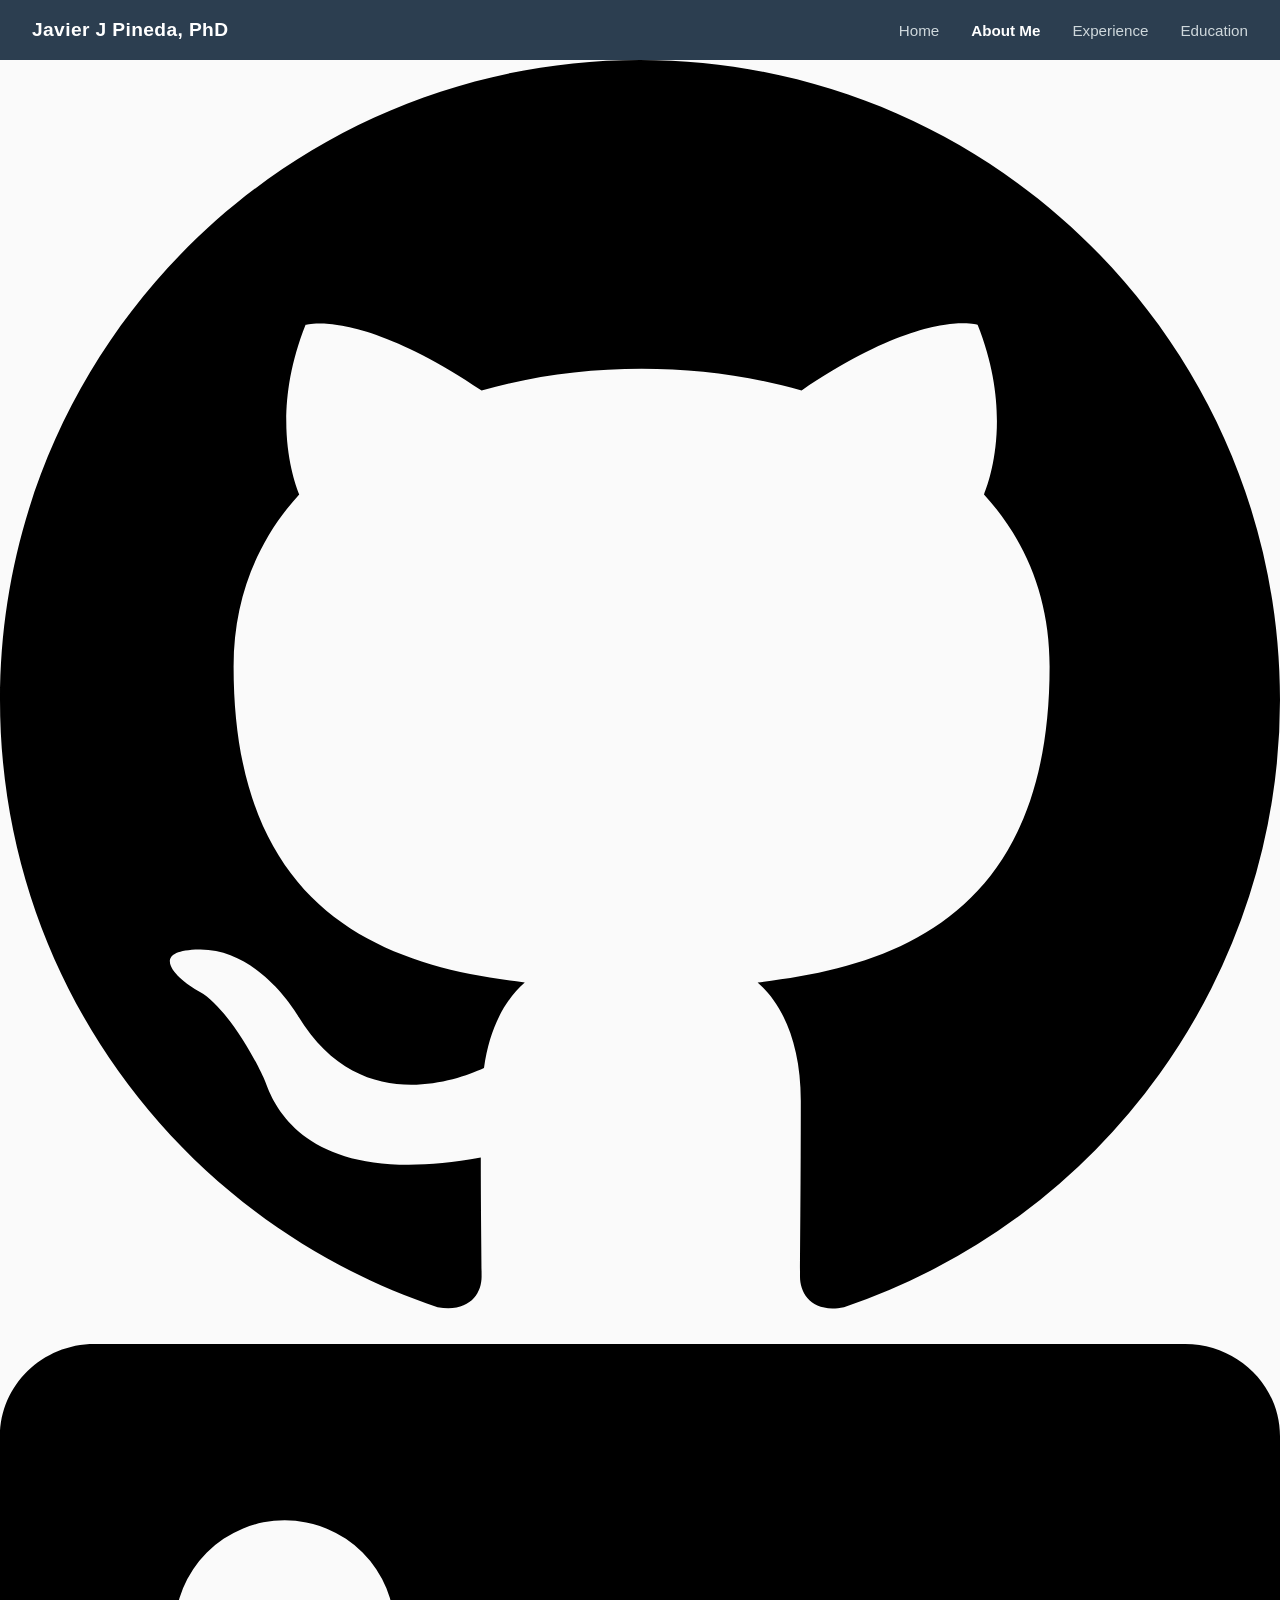
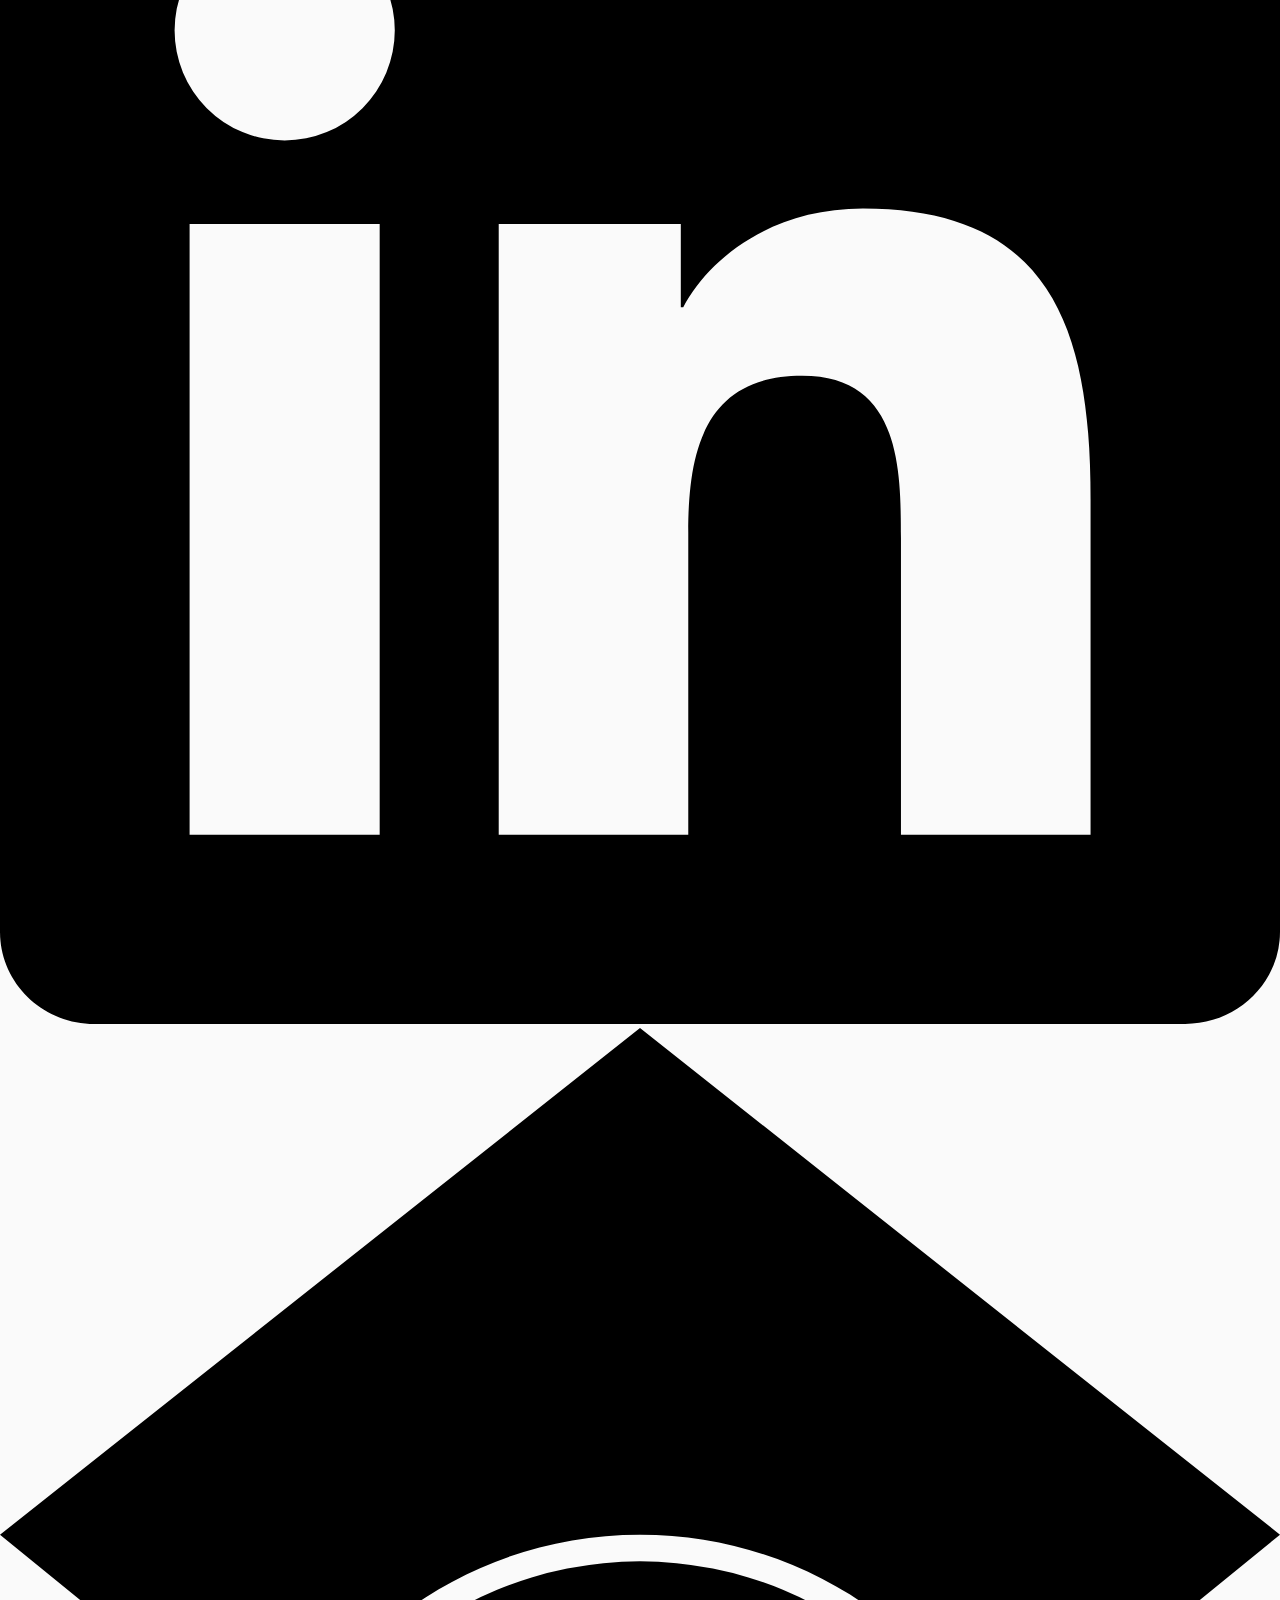
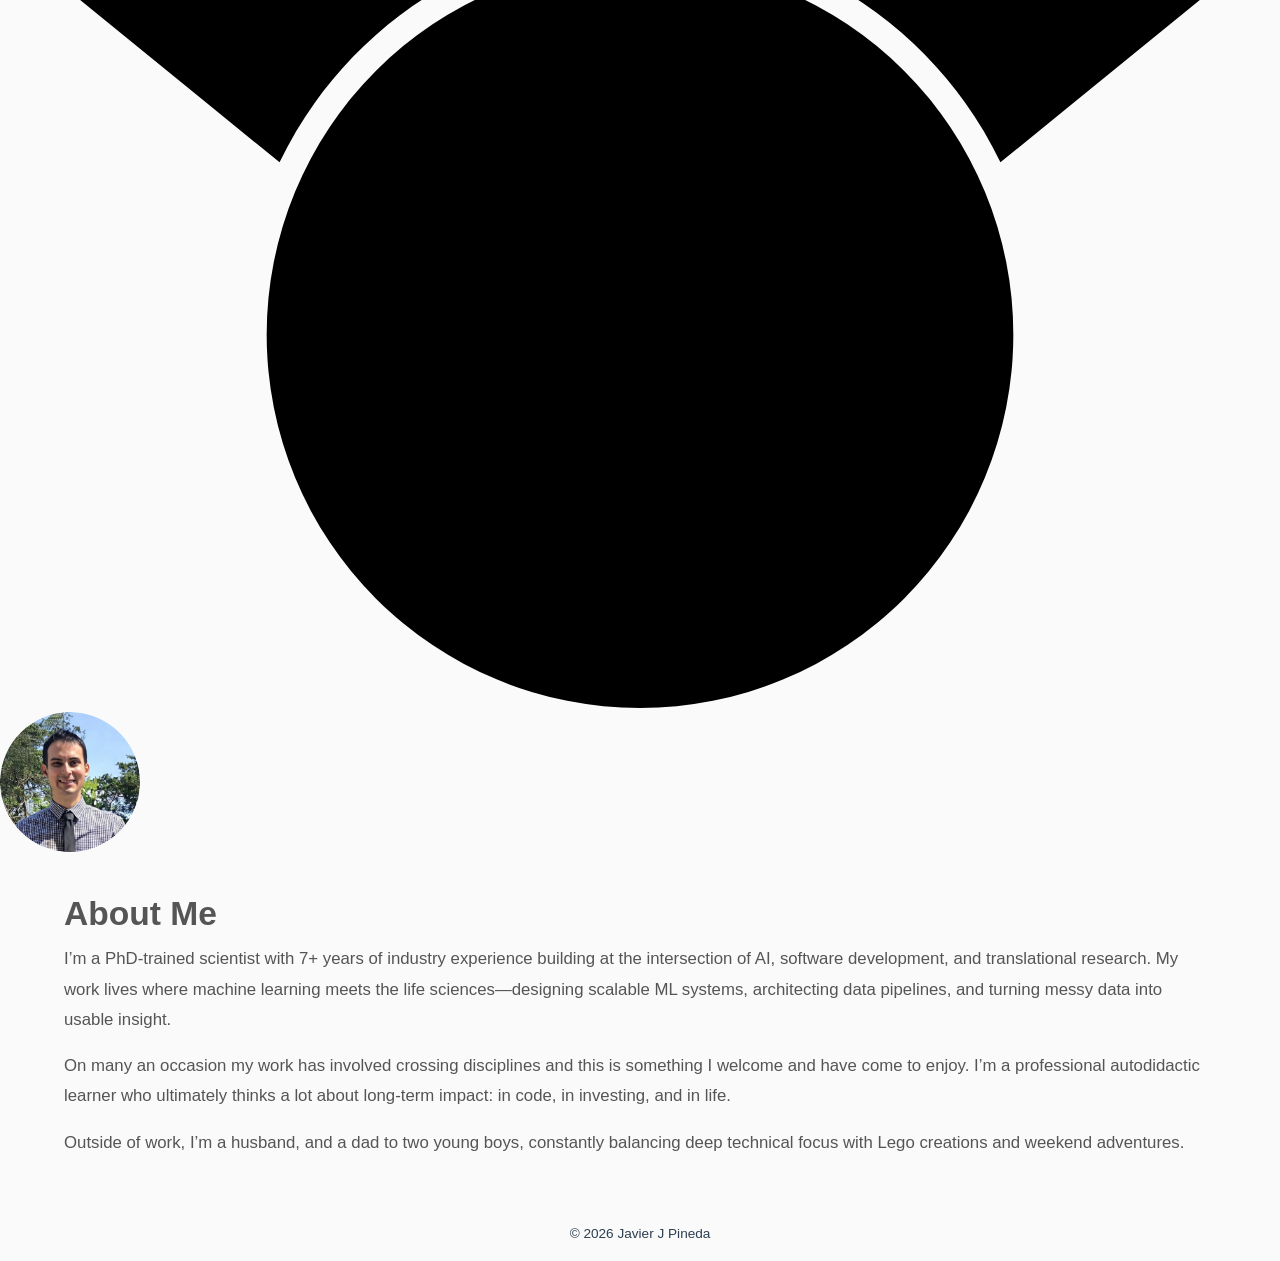
<file: about.html>
<!doctype html>
<html lang="en">
    <head>
        <meta charset="UTF-8" />
        <meta name="viewport" content="width=device-width, initial-scale=1.0" />
        <title>About Me - Javier J Pineda</title>
        <link rel="stylesheet" href="styles.css" />
    </head>
    <body>
        <video id="bg-video" autoplay muted loop>
            <source src="assets/neural-network-background-pingpong.mp4" type="video/mp4" />
        </video>
        <header>
            <a href="index.html" class="site-name">Javier J Pineda, PhD</a>
            <nav class="nav-links">
                <a href="index.html">Home</a>
                <a href="about.html" class="active">About Me</a>
                <a href="experience.html">Experience</a>
                <a href="education.html">Education</a>
            </nav>
        </header>

        <div class="social-links-fixed">
            <a
                href="https://github.com/jj-pineda"
                target="_blank"
                rel="noopener noreferrer"
                data-tooltip="GitHub"
            >
                <svg viewBox="0 0 24 24" xmlns="http://www.w3.org/2000/svg">
                    <path
                        d="M12 0C5.37 0 0 5.37 0 12c0 5.31 3.435 9.795 8.205 11.385.6.105.825-.255.825-.57 0-.285-.015-1.23-.015-2.235-3.015.555-3.795-.735-4.035-1.41-.135-.345-.72-1.41-1.23-1.695-.42-.225-1.02-.78-.015-.795.945-.015 1.62.87 1.845 1.23 1.08 1.815 2.805 1.305 3.495.99.105-.78.42-1.305.765-1.605-2.67-.3-5.46-1.335-5.46-5.925 0-1.305.465-2.385 1.23-3.225-.12-.3-.54-1.53.12-3.18 0 0 1.005-.315 3.3 1.23.96-.27 1.98-.405 3-.405s2.04.135 3 .405c2.295-1.56 3.3-1.23 3.3-1.23.66 1.65.24 2.88.12 3.18.765.84 1.23 1.905 1.23 3.225 0 4.605-2.805 5.625-5.475 5.925.435.375.81 1.095.81 2.22 0 1.605-.015 2.895-.015 3.3 0 .315.225.69.825.57A12.02 12.02 0 0024 12c0-6.63-5.37-12-12-12z"
                    />
                </svg>
            </a>
            <a
                href="https://linkedin.com/in/javier-j-pineda"
                target="_blank"
                rel="noopener noreferrer"
                data-tooltip="LinkedIn"
            >
                <svg viewBox="0 0 24 24" xmlns="http://www.w3.org/2000/svg">
                    <path
                        d="M20.447 20.452h-3.554v-5.569c0-1.328-.027-3.037-1.852-3.037-1.853 0-2.136 1.445-2.136 2.939v5.667H9.351V9h3.414v1.561h.046c.477-.9 1.637-1.85 3.37-1.85 3.601 0 4.267 2.37 4.267 5.455v6.286zM5.337 7.433a2.062 2.062 0 01-2.063-2.065 2.064 2.064 0 112.063 2.065zm1.782 13.019H3.555V9h3.564v11.452zM22.225 0H1.771C.792 0 0 .774 0 1.729v20.542C0 23.227.792 24 1.771 24h20.451C23.2 24 24 23.227 24 22.271V1.729C24 .774 23.2 0 22.222 0h.003z"
                    />
                </svg>
            </a>
            <a
                href="https://scholar.google.com/citations?hl=en&user=IIAo-P4AAAAJ&view_op=list_works&gmla=APjjwuaOTNhn8CXcT7bd74BKI-H3u4eLY3P6gGa4kQrfoRrS0JrwUBBFcE2-YsS4bRoMmyUIK_wvJSh7Y80WJxXf"
                target="_blank"
                rel="noopener noreferrer"
                data-tooltip="Publications"
            >
                <svg viewBox="0 0 24 24" xmlns="http://www.w3.org/2000/svg">
                    <path
                        d="M5.242 13.769L0 9.5 12 0l12 9.5-5.242 4.269C17.548 11.249 14.978 9.5 12 9.5c-2.977 0-5.548 1.748-6.758 4.269zM12 10a7 7 0 100 14 7 7 0 000-14z"
                    />
                </svg>
            </a>
        </div>

        <img
            src="assets/profile-circle.png"
            alt="Javier J Pineda"
            class="profile-photo"
        />
        <main>
            <div class="about-content">
                <h1>About Me</h1>
                <p>
                    I’m a PhD-trained scientist with 7+ years of industry
                    experience building at the intersection of AI, software
                    development, and translational research. My work lives where
                    machine learning meets the life sciences—designing scalable
                    ML systems, architecting data pipelines, and turning messy
                    data into usable insight.
                </p>
                <p>
                    On many an occasion my work has involved crossing
                    disciplines and this is something I welcome and have come to
                    enjoy. I’m a professional autodidactic learner who
                    ultimately thinks a lot about long-term impact: in code, in
                    investing, and in life.
                </p>
                <p>
                    Outside of work, I’m a husband, and a dad to two young boys,
                    constantly balancing deep technical focus with Lego
                    creations and weekend adventures.
                </p>
            </div>
        </main>

        <footer>&copy; 2026 Javier J Pineda</footer>
        <script>
            (function () {
                var vid = document.getElementById("bg-video");
                vid.playbackRate = 0.5;
                vid.loop = true;
            })();
        </script>
    </body>
</html>
</file>
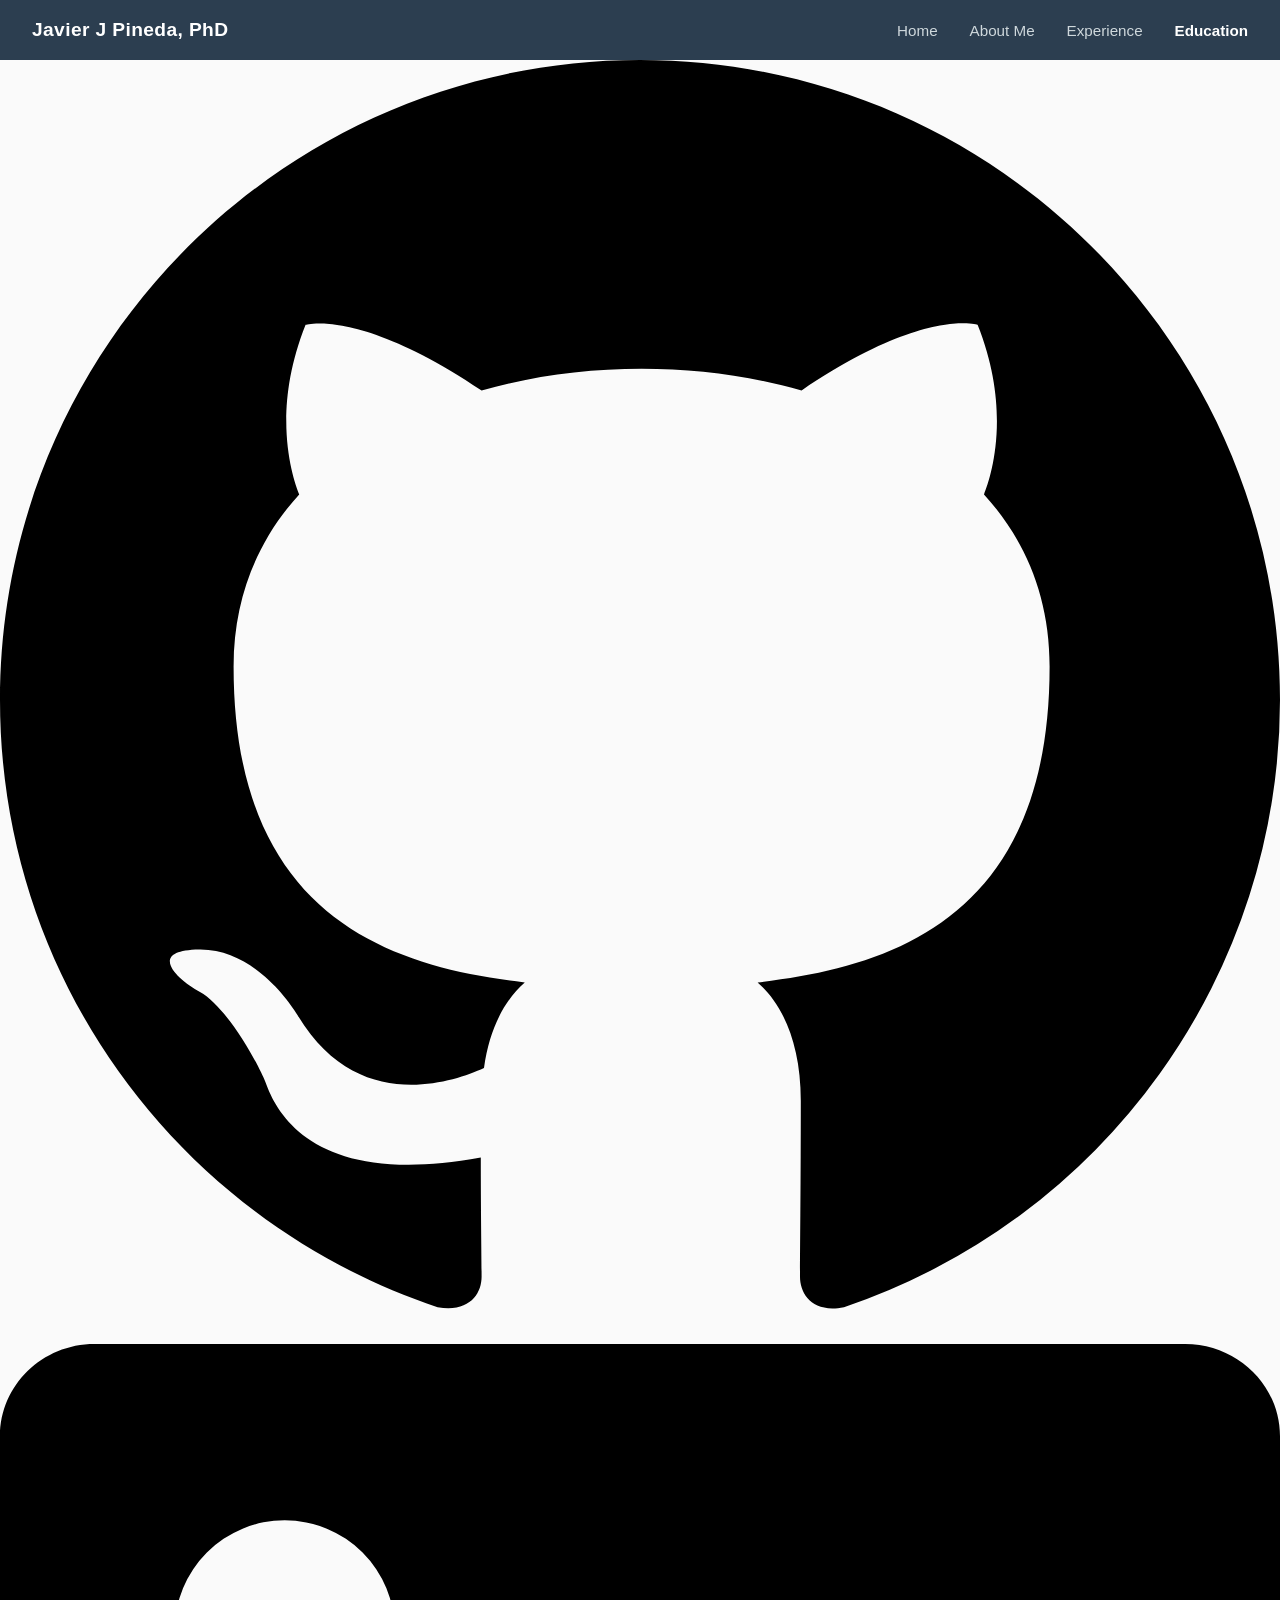
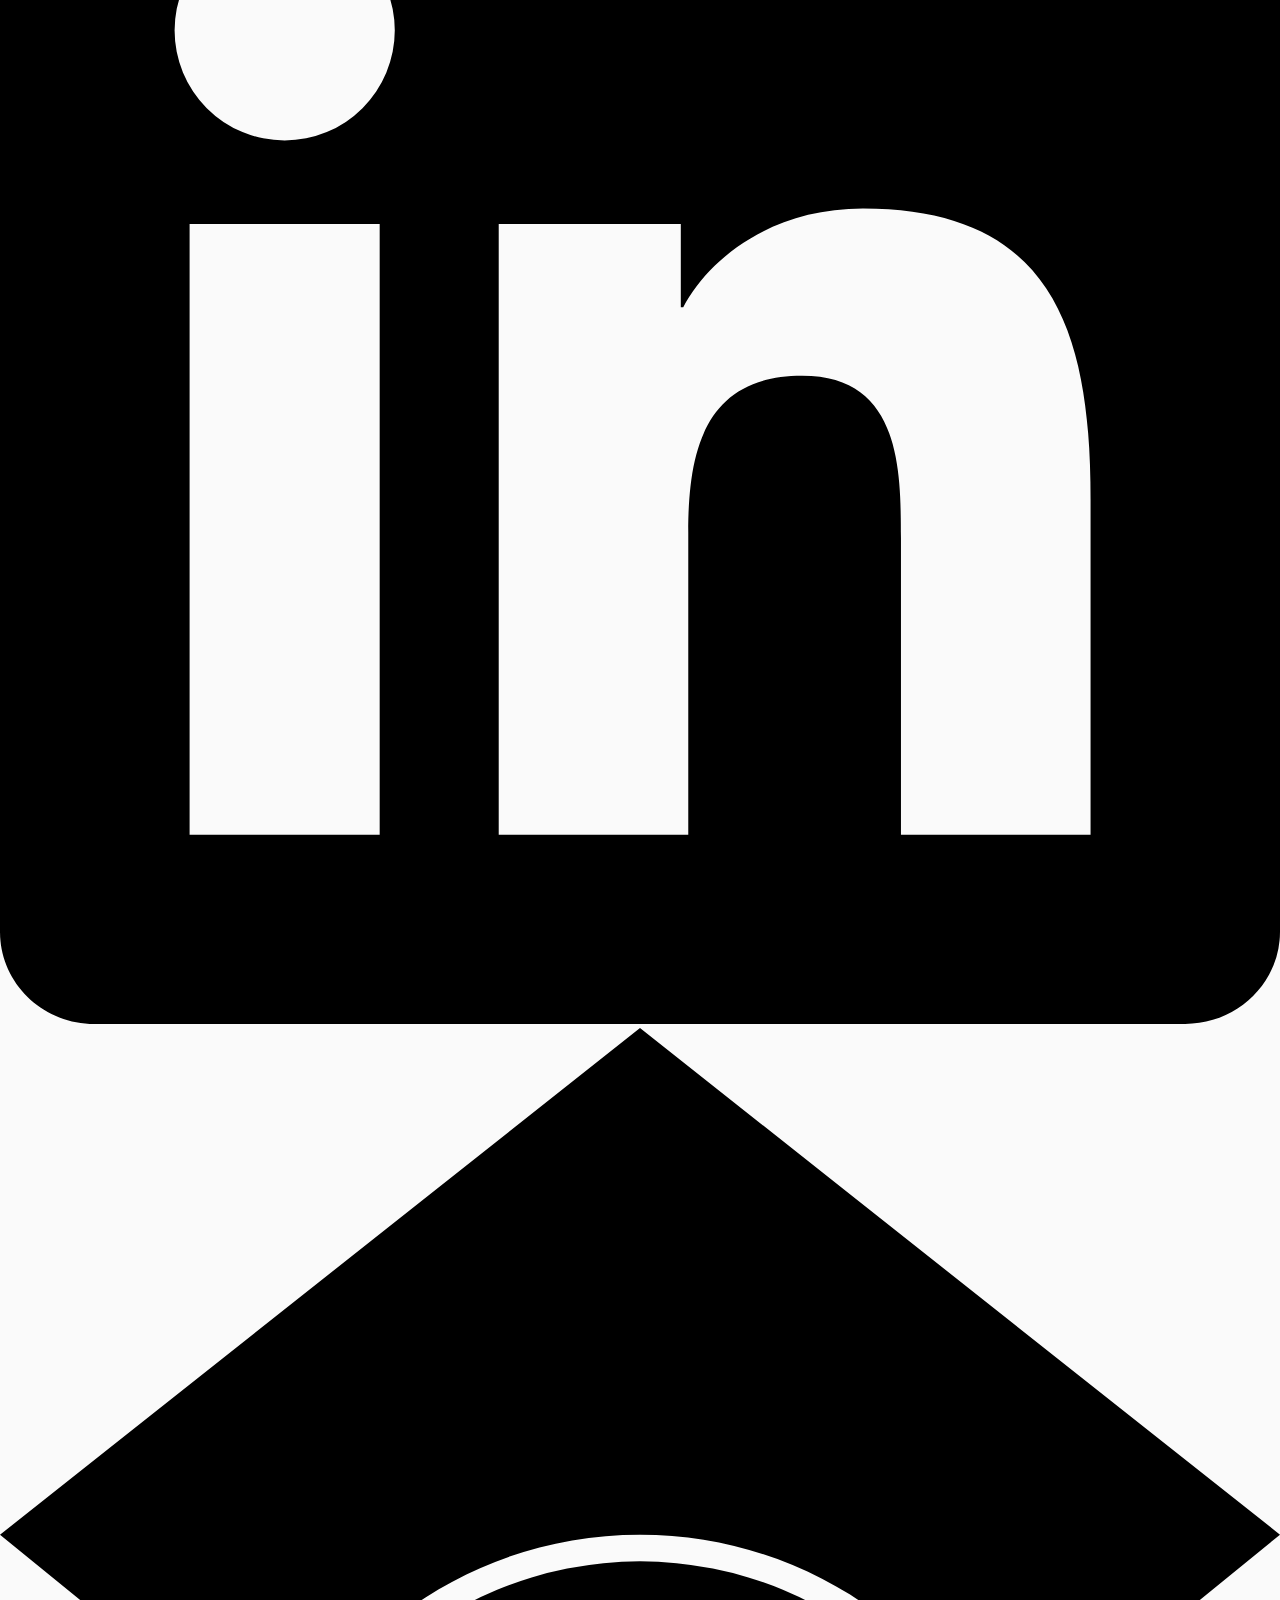
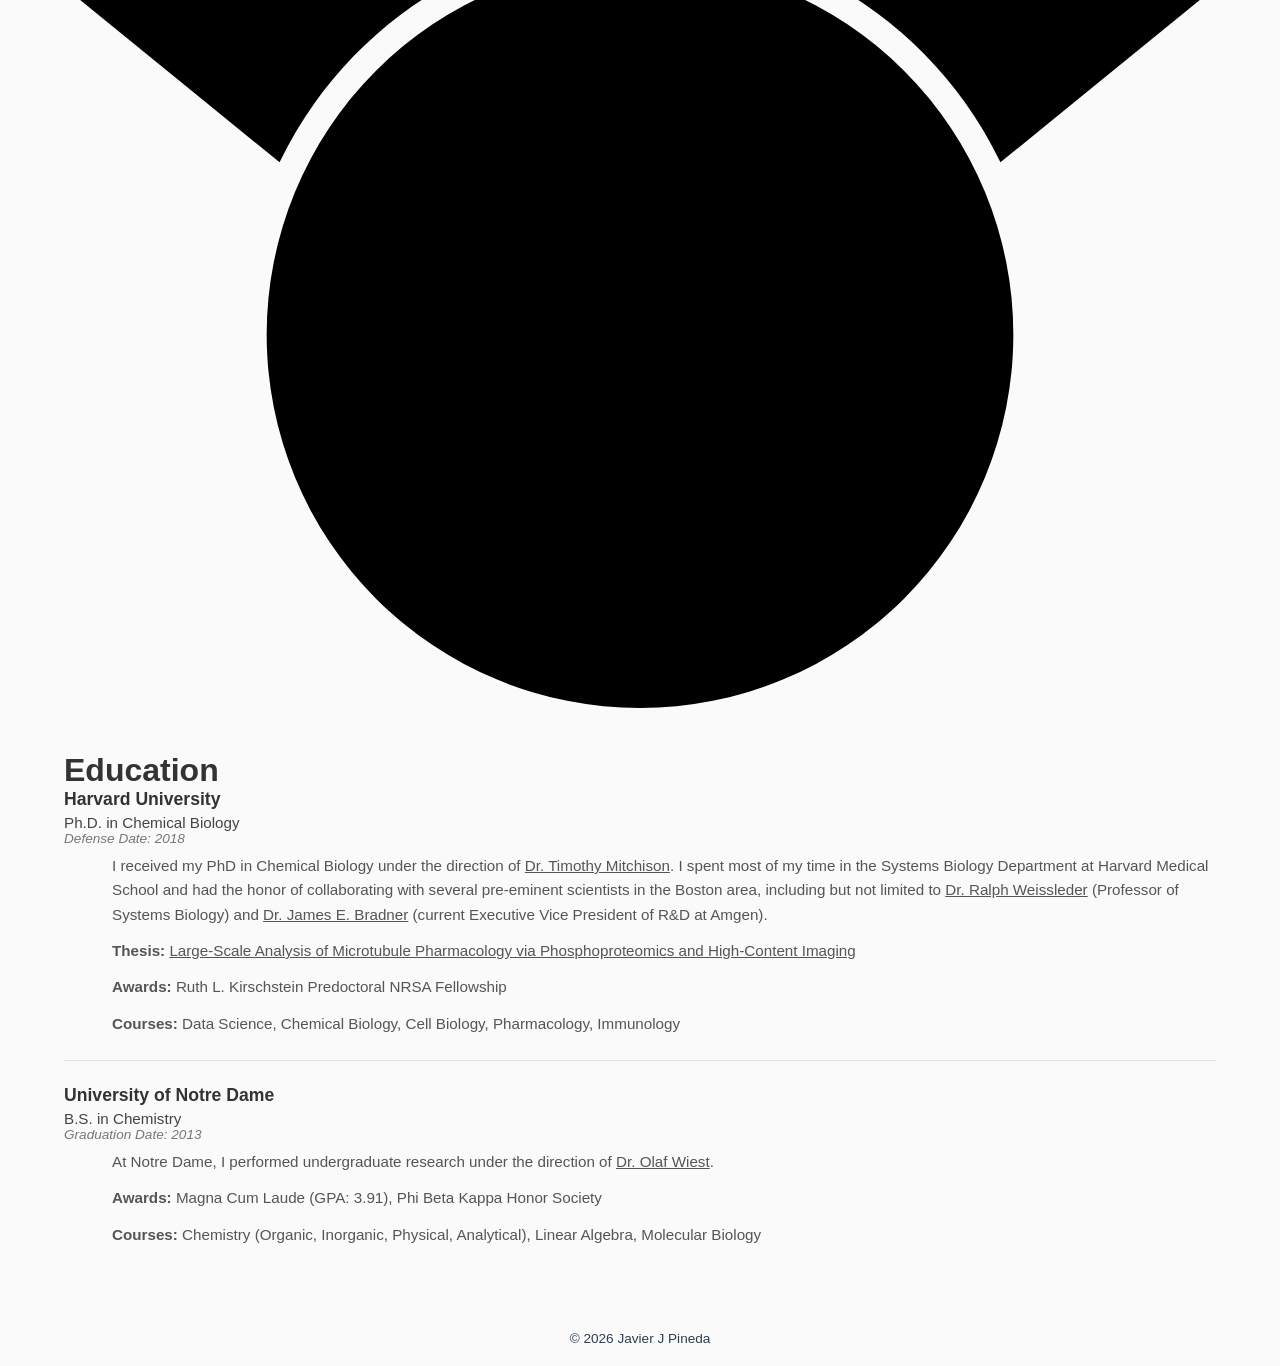
<file: education.html>
<!doctype html>
<html lang="en">
    <head>
        <meta charset="UTF-8" />
        <meta name="viewport" content="width=device-width, initial-scale=1.0" />
        <title>Education - Javier J Pineda</title>
        <link rel="stylesheet" href="styles.css" />
    </head>
    <body>
        <video id="bg-video" autoplay muted loop>
            <source src="assets/neural-network-background-pingpong.mp4" type="video/mp4" />
        </video>
        <header>
            <a href="index.html" class="site-name">Javier J Pineda, PhD</a>
            <nav class="nav-links">
                <a href="index.html">Home</a>
                <a href="about.html">About Me</a>
                <a href="experience.html">Experience</a>
                <a href="education.html" class="active">Education</a>
            </nav>
        </header>

        <div class="social-links-fixed">
            <a
                href="https://github.com/jj-pineda"
                target="_blank"
                rel="noopener noreferrer"
                data-tooltip="GitHub"
            >
                <svg viewBox="0 0 24 24" xmlns="http://www.w3.org/2000/svg">
                    <path
                        d="M12 0C5.37 0 0 5.37 0 12c0 5.31 3.435 9.795 8.205 11.385.6.105.825-.255.825-.57 0-.285-.015-1.23-.015-2.235-3.015.555-3.795-.735-4.035-1.41-.135-.345-.72-1.41-1.23-1.695-.42-.225-1.02-.78-.015-.795.945-.015 1.62.87 1.845 1.23 1.08 1.815 2.805 1.305 3.495.99.105-.78.42-1.305.765-1.605-2.67-.3-5.46-1.335-5.46-5.925 0-1.305.465-2.385 1.23-3.225-.12-.3-.54-1.53.12-3.18 0 0 1.005-.315 3.3 1.23.96-.27 1.98-.405 3-.405s2.04.135 3 .405c2.295-1.56 3.3-1.23 3.3-1.23.66 1.65.24 2.88.12 3.18.765.84 1.23 1.905 1.23 3.225 0 4.605-2.805 5.625-5.475 5.925.435.375.81 1.095.81 2.22 0 1.605-.015 2.895-.015 3.3 0 .315.225.69.825.57A12.02 12.02 0 0024 12c0-6.63-5.37-12-12-12z"
                    />
                </svg>
            </a>
            <a
                href="https://linkedin.com/in/javier-j-pineda"
                target="_blank"
                rel="noopener noreferrer"
                data-tooltip="LinkedIn"
            >
                <svg viewBox="0 0 24 24" xmlns="http://www.w3.org/2000/svg">
                    <path
                        d="M20.447 20.452h-3.554v-5.569c0-1.328-.027-3.037-1.852-3.037-1.853 0-2.136 1.445-2.136 2.939v5.667H9.351V9h3.414v1.561h.046c.477-.9 1.637-1.85 3.37-1.85 3.601 0 4.267 2.37 4.267 5.455v6.286zM5.337 7.433a2.062 2.062 0 01-2.063-2.065 2.064 2.064 0 112.063 2.065zm1.782 13.019H3.555V9h3.564v11.452zM22.225 0H1.771C.792 0 0 .774 0 1.729v20.542C0 23.227.792 24 1.771 24h20.451C23.2 24 24 23.227 24 22.271V1.729C24 .774 23.2 0 22.222 0h.003z"
                    />
                </svg>
            </a>
            <a
                href="https://scholar.google.com/citations?hl=en&user=IIAo-P4AAAAJ&view_op=list_works&gmla=APjjwuaOTNhn8CXcT7bd74BKI-H3u4eLY3P6gGa4kQrfoRrS0JrwUBBFcE2-YsS4bRoMmyUIK_wvJSh7Y80WJxXf"
                target="_blank"
                rel="noopener noreferrer"
                data-tooltip="Publications"
            >
                <svg viewBox="0 0 24 24" xmlns="http://www.w3.org/2000/svg">
                    <path
                        d="M5.242 13.769L0 9.5 12 0l12 9.5-5.242 4.269C17.548 11.249 14.978 9.5 12 9.5c-2.977 0-5.548 1.748-6.758 4.269zM12 10a7 7 0 100 14 7 7 0 000-14z"
                    />
                </svg>
            </a>
        </div>

        <main class="content-left">
            <h1>Education</h1>
            <div class="edu-entry">
                <h3>Harvard University</h3>
                <p class="edu-degree">Ph.D. in Chemical Biology</p>
                <p class="edu-date">Defense Date: 2018</p>
                <p class="edu-blurb">
                    I received my PhD in Chemical Biology under the direction of
                    <a
                        href="https://scholar.google.com/citations?user=1TQZOe0AAAAJ&hl=en"
                        target="_blank"
                        >Dr. Timothy Mitchison</a
                    >. I spent most of my time in the Systems Biology Department
                    at Harvard Medical School and had the honor of collaborating
                    with several pre-eminent scientists in the Boston area,
                    including but not limited to
                    <a
                        href="https://scholar.google.com/citations?user=zmcj4NwAAAAJ&hl=en"
                        target="_blank"
                        >Dr. Ralph Weissleder</a
                    >
                    (Professor of Systems Biology) and
                    <a
                        href="https://scholar.google.com/citations?user=Q0hPqMAAAAAJ&hl=en"
                        target="_blank"
                        >Dr. James E. Bradner</a
                    >
                    (current Executive Vice President of R&D at Amgen).
                </p>
                <p class="edu-detail">
                    <strong>Thesis:</strong>
                    <a
                        href="https://dash.harvard.edu/entities/publication/7ab974cf-2bb5-4409-b744-48548706fb5e"
                        target="_blank"
                        >Large-Scale Analysis of Microtubule Pharmacology via
                        Phosphoproteomics and High-Content Imaging</a
                    >
                </p>
                <p class="edu-detail">
                    <strong>Awards:</strong> Ruth L. Kirschstein Predoctoral
                    NRSA Fellowship
                </p>
                <p class="edu-detail">
                    <strong>Courses:</strong> Data Science, Chemical Biology,
                    Cell Biology, Pharmacology, Immunology
                </p>
            </div>
            <div class="edu-entry">
                <h3>University of Notre Dame</h3>
                <p class="edu-degree">B.S. in Chemistry</p>
                <p class="edu-date">Graduation Date: 2013</p>
                <p class="edu-blurb">
                    At Notre Dame, I performed undergraduate research under the
                    direction of
                    <a
                        href="https://scholar.google.com/citations?user=bfywzJwAAAAJ&hl=en"
                        target="_blank"
                        >Dr. Olaf Wiest</a
                    >.
                </p>
                <p class="edu-detail">
                    <strong>Awards:</strong> Magna Cum Laude (GPA: 3.91), Phi Beta Kappa
                    Honor Society
                </p>
                <p class="edu-detail">
                    <strong>Courses:</strong> Chemistry (Organic, Inorganic,
                    Physical, Analytical), Linear Algebra, Molecular Biology
                </p>
            </div>
        </main>

        <footer>&copy; 2026 Javier J Pineda</footer>
        <script>
            (function () {
                var vid = document.getElementById("bg-video");
                vid.playbackRate = 0.5;
                vid.loop = true;
            })();
        </script>
    </body>
</html>
</file>
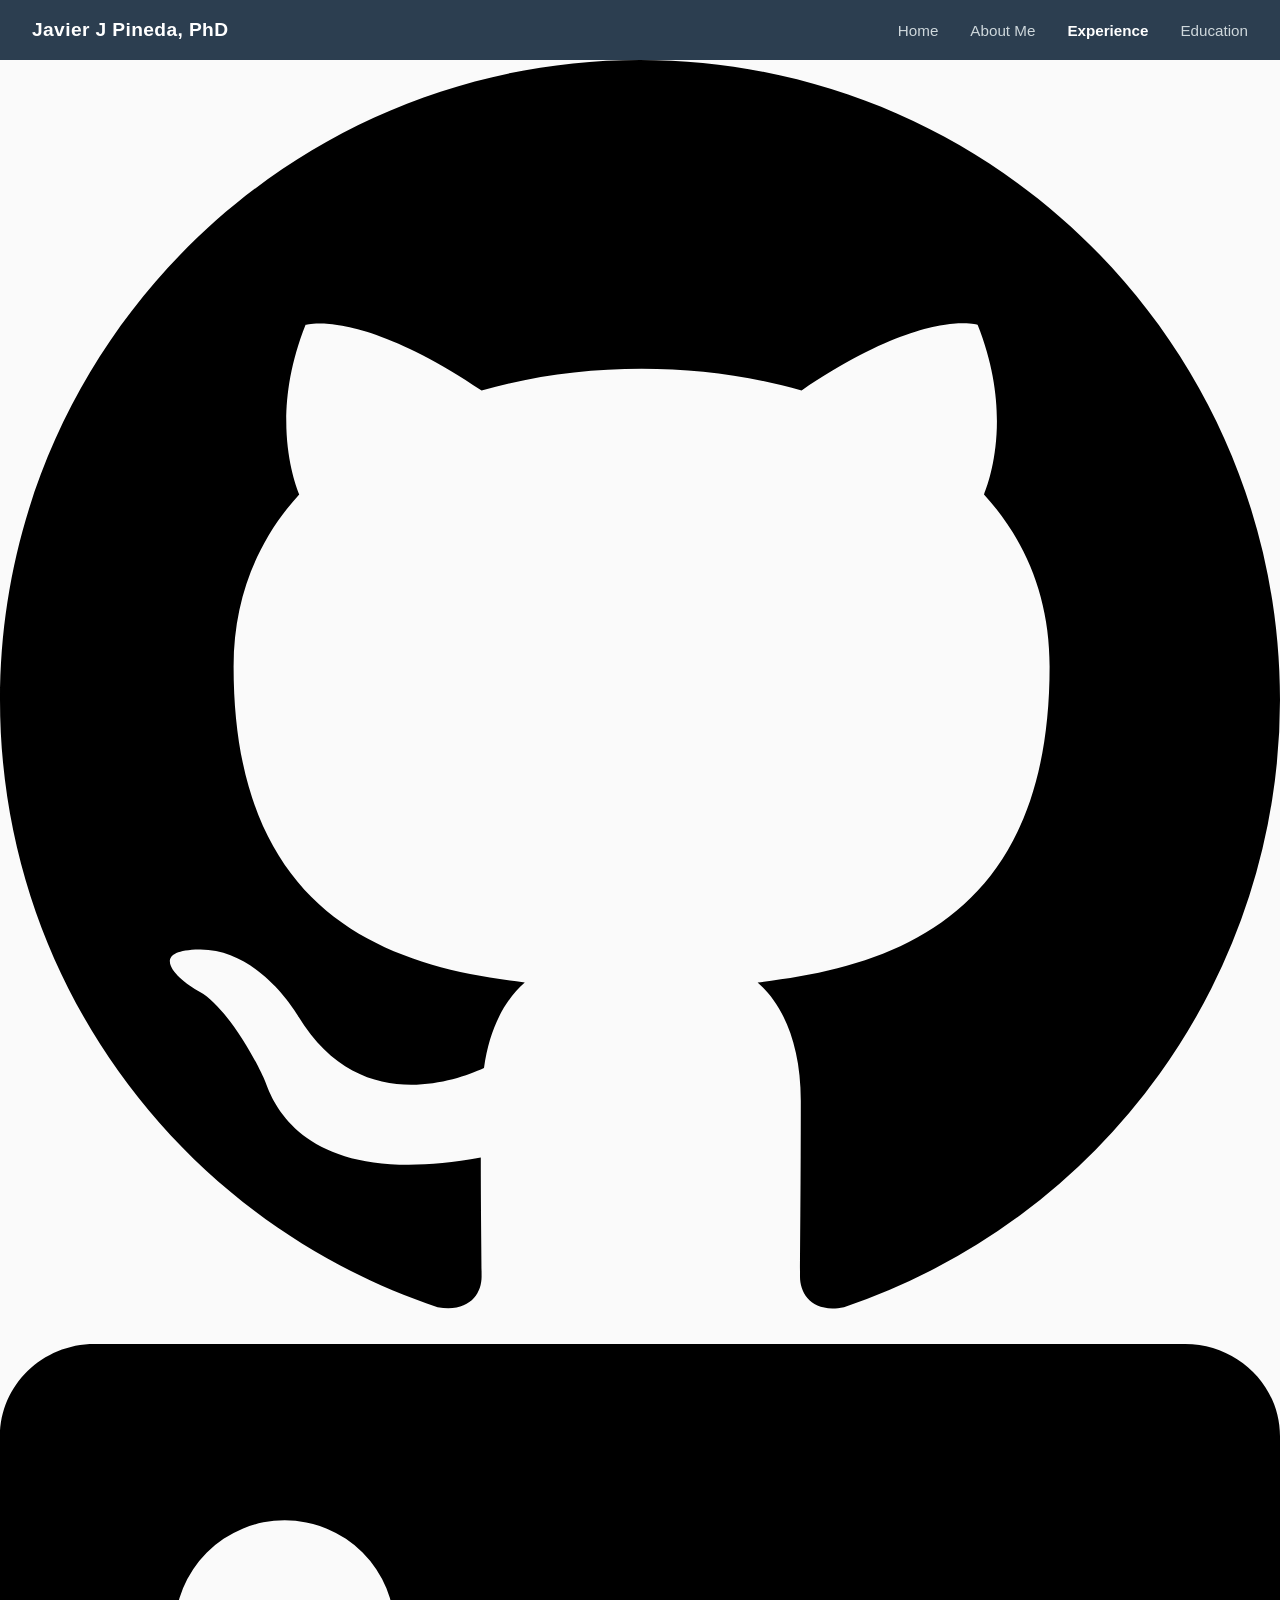
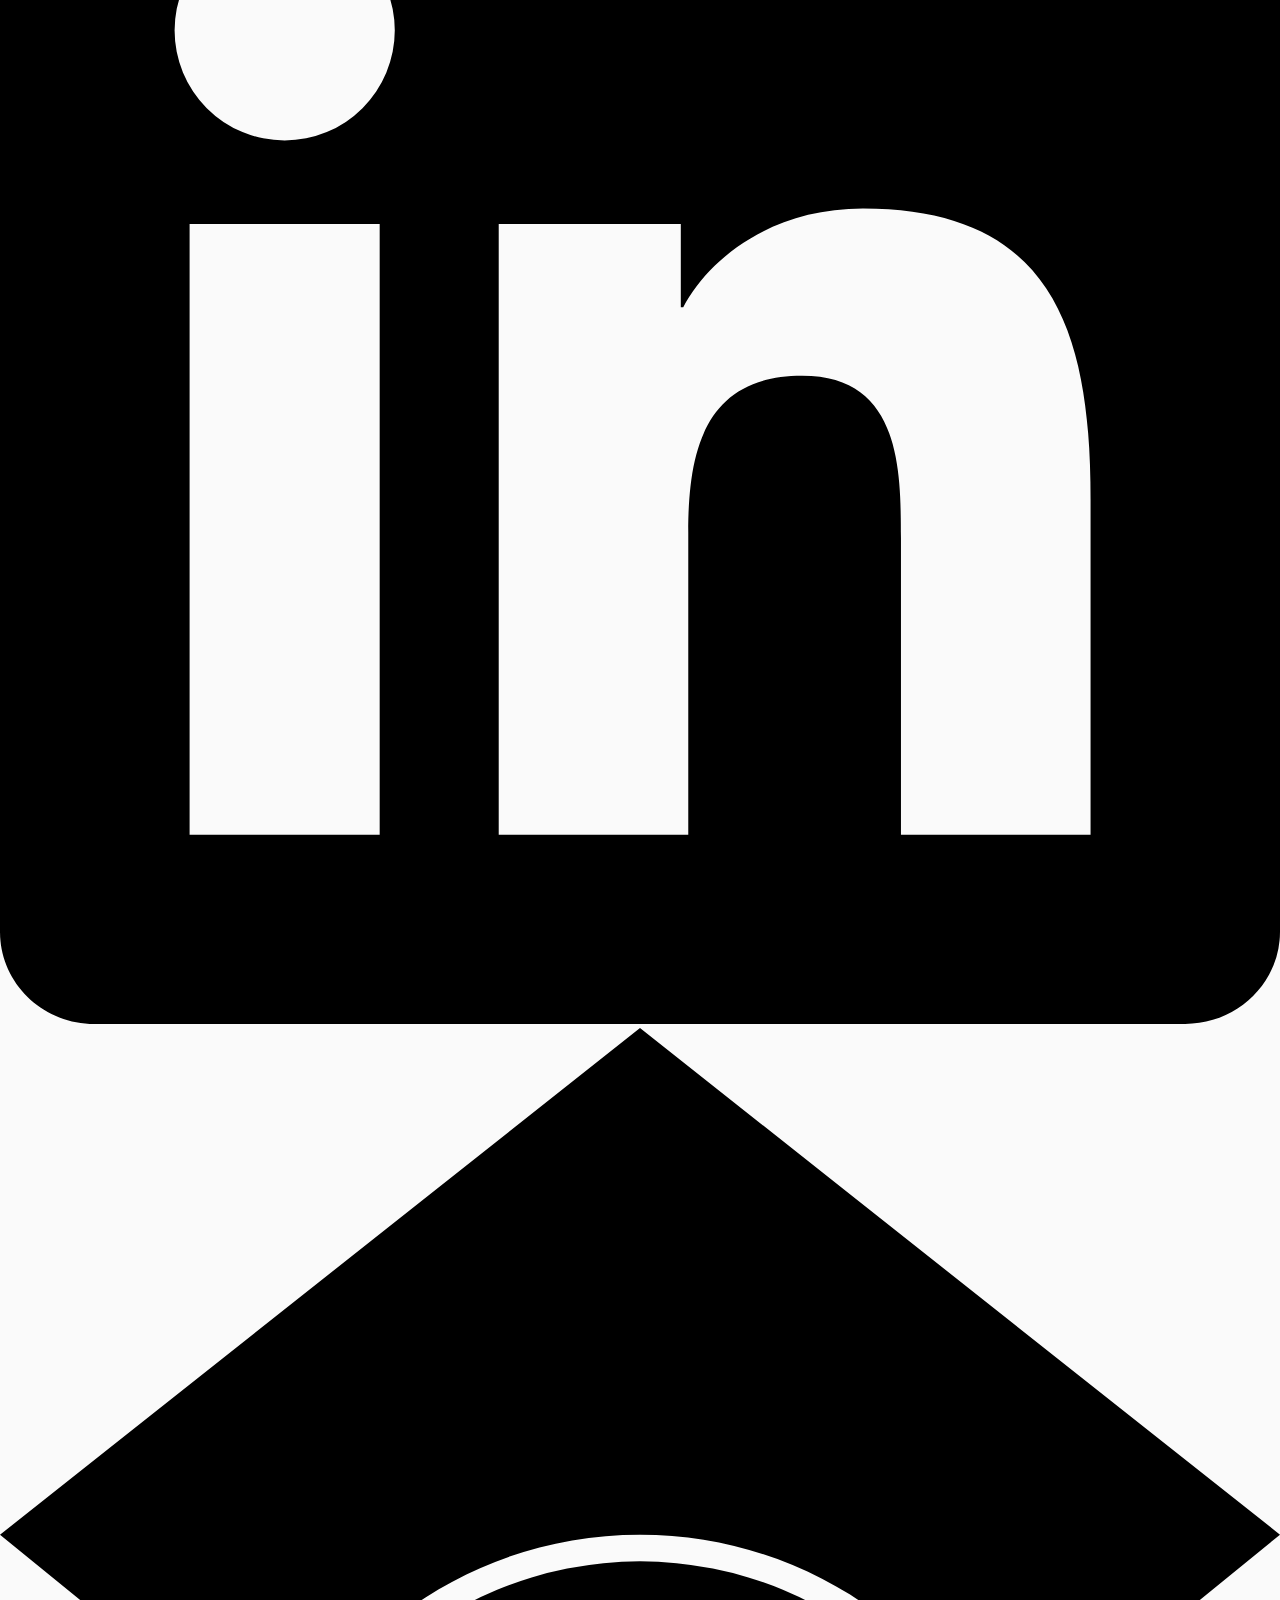
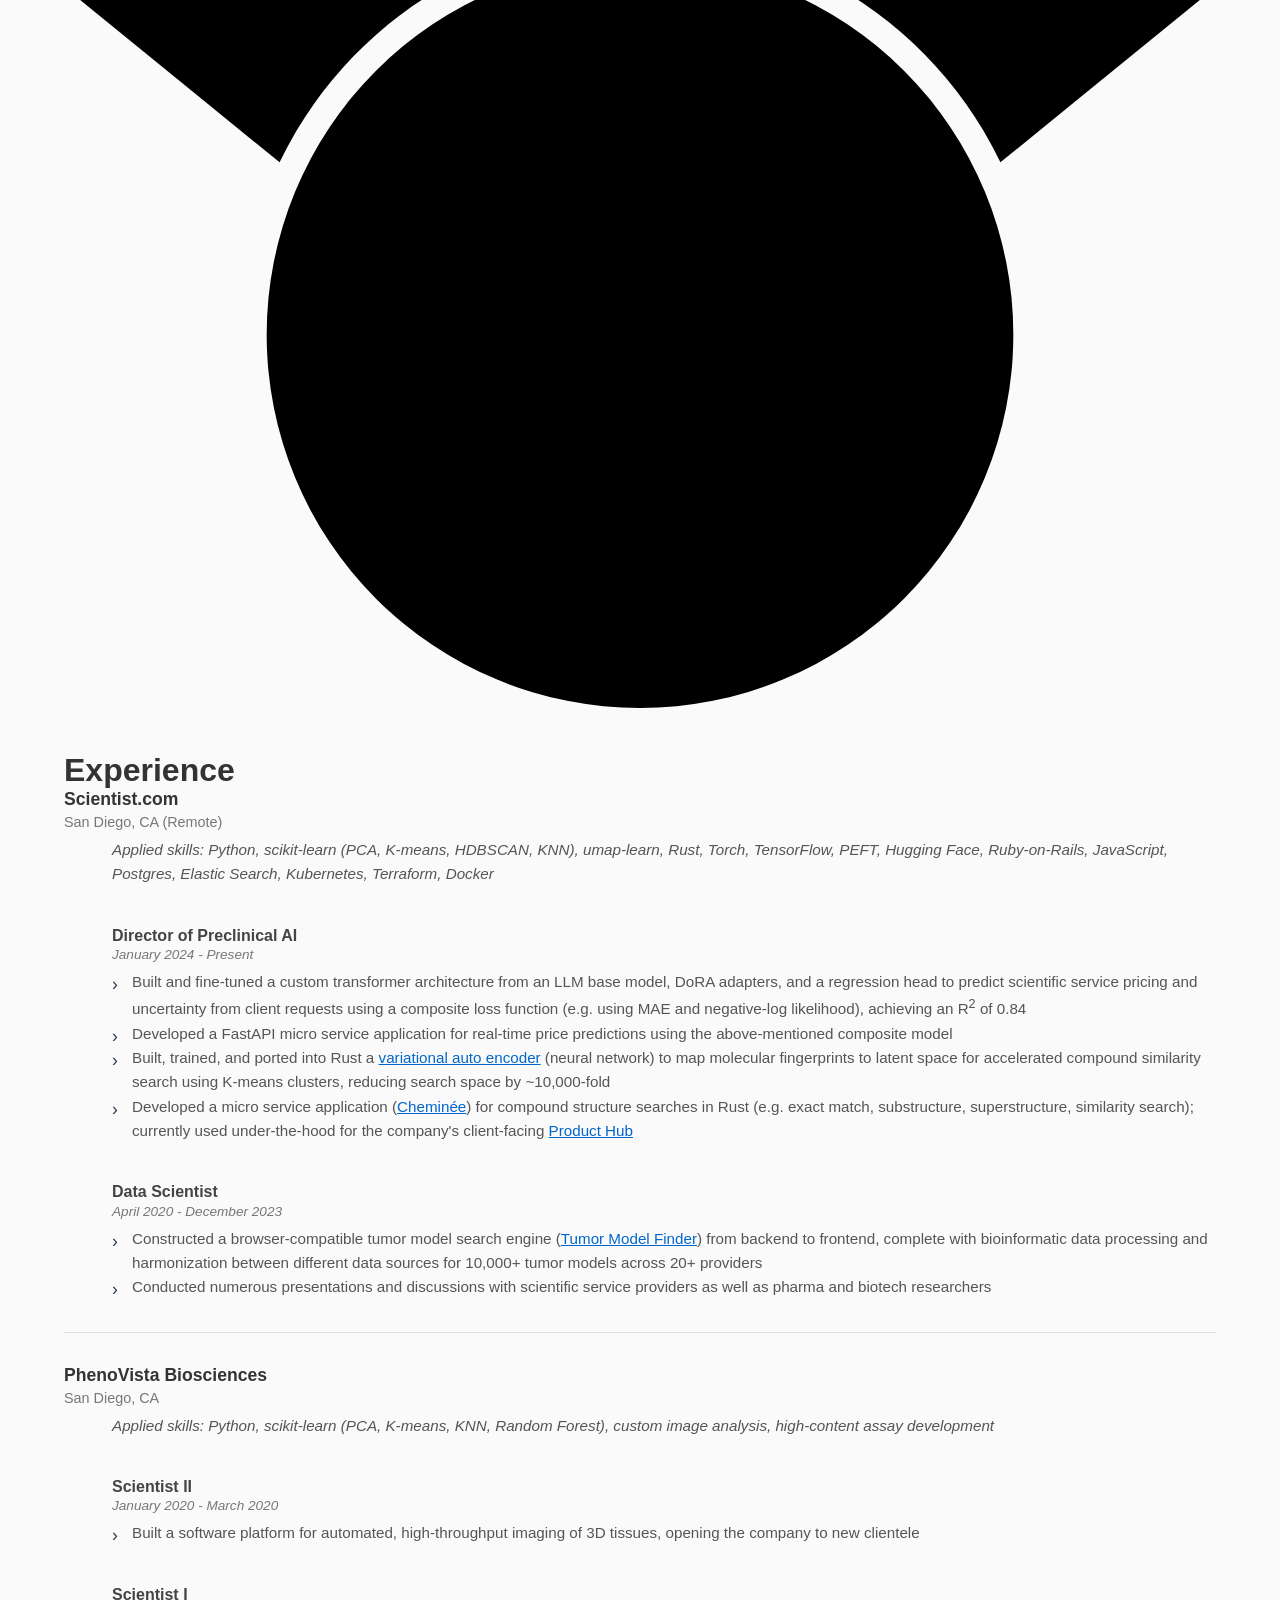
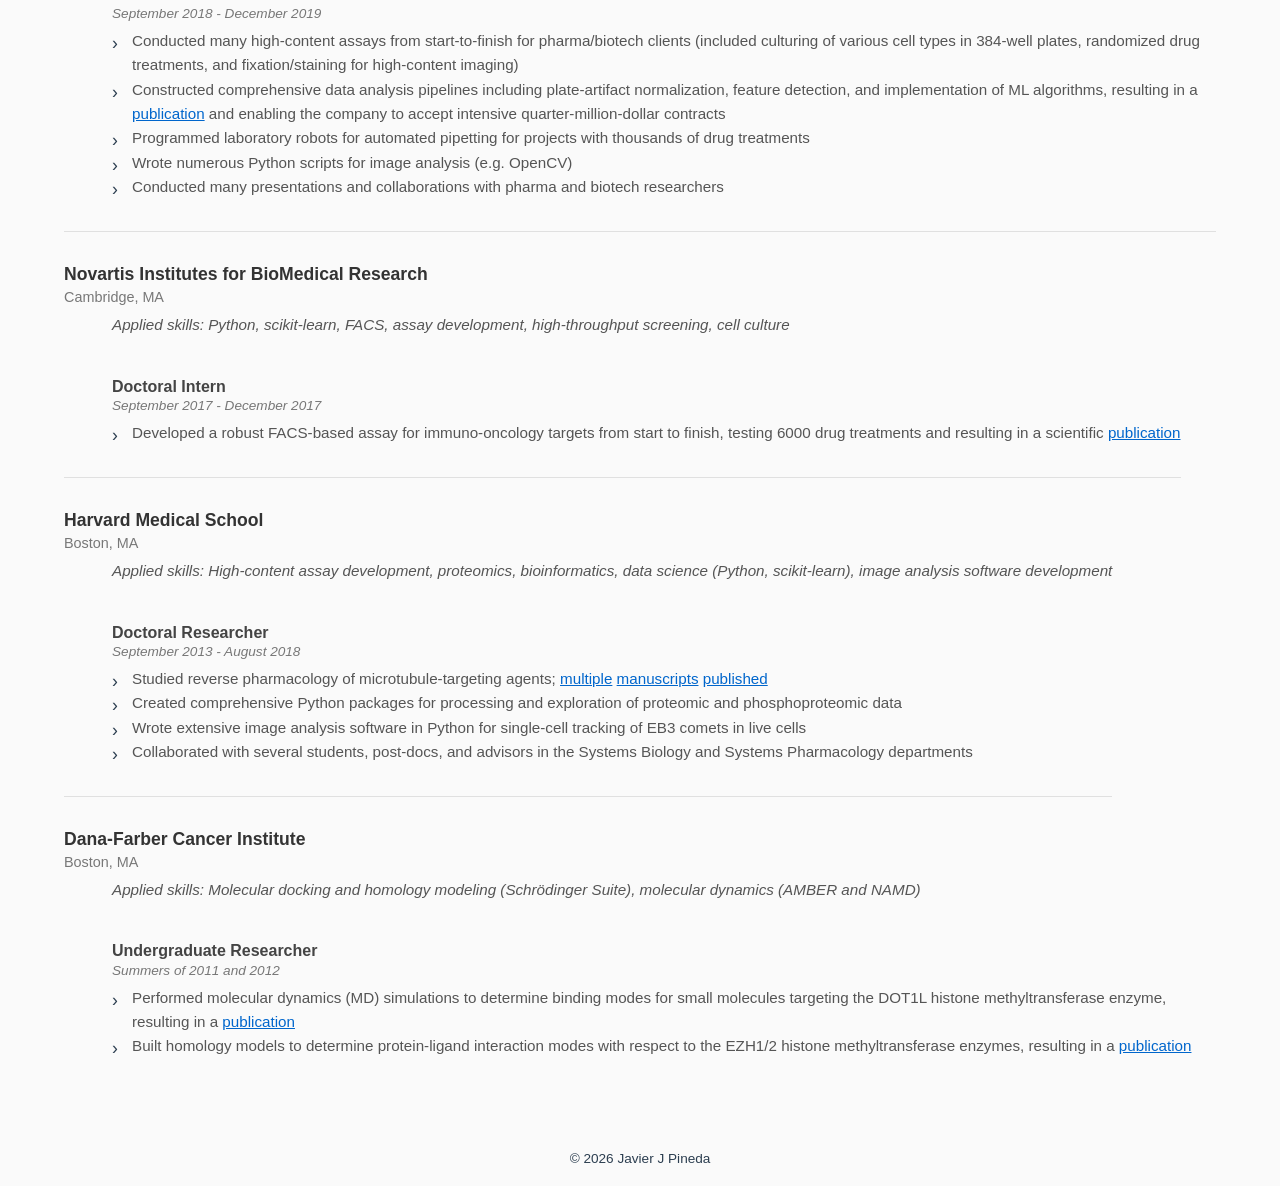
<file: experience.html>
<!doctype html>
<html lang="en">
    <head>
        <meta charset="UTF-8" />
        <meta name="viewport" content="width=device-width, initial-scale=1.0" />
        <title>Experience - Javier J Pineda</title>
        <link rel="stylesheet" href="styles.css" />
    </head>
    <body>
        <video id="bg-video" autoplay muted loop>
            <source
                src="assets/neural-network-background-pingpong.mp4"
                type="video/mp4"
            />
        </video>
        <header>
            <a href="index.html" class="site-name">Javier J Pineda, PhD</a>
            <nav class="nav-links">
                <a href="index.html">Home</a>
                <a href="about.html">About Me</a>
                <a href="experience.html" class="active">Experience</a>
                <a href="education.html">Education</a>
            </nav>
        </header>

        <div class="social-links-fixed">
            <a
                href="https://github.com/jj-pineda"
                target="_blank"
                rel="noopener noreferrer"
                data-tooltip="GitHub"
            >
                <svg viewBox="0 0 24 24" xmlns="http://www.w3.org/2000/svg">
                    <path
                        d="M12 0C5.37 0 0 5.37 0 12c0 5.31 3.435 9.795 8.205 11.385.6.105.825-.255.825-.57 0-.285-.015-1.23-.015-2.235-3.015.555-3.795-.735-4.035-1.41-.135-.345-.72-1.41-1.23-1.695-.42-.225-1.02-.78-.015-.795.945-.015 1.62.87 1.845 1.23 1.08 1.815 2.805 1.305 3.495.99.105-.78.42-1.305.765-1.605-2.67-.3-5.46-1.335-5.46-5.925 0-1.305.465-2.385 1.23-3.225-.12-.3-.54-1.53.12-3.18 0 0 1.005-.315 3.3 1.23.96-.27 1.98-.405 3-.405s2.04.135 3 .405c2.295-1.56 3.3-1.23 3.3-1.23.66 1.65.24 2.88.12 3.18.765.84 1.23 1.905 1.23 3.225 0 4.605-2.805 5.625-5.475 5.925.435.375.81 1.095.81 2.22 0 1.605-.015 2.895-.015 3.3 0 .315.225.69.825.57A12.02 12.02 0 0024 12c0-6.63-5.37-12-12-12z"
                    />
                </svg>
            </a>
            <a
                href="https://linkedin.com/in/javier-j-pineda"
                target="_blank"
                rel="noopener noreferrer"
                data-tooltip="LinkedIn"
            >
                <svg viewBox="0 0 24 24" xmlns="http://www.w3.org/2000/svg">
                    <path
                        d="M20.447 20.452h-3.554v-5.569c0-1.328-.027-3.037-1.852-3.037-1.853 0-2.136 1.445-2.136 2.939v5.667H9.351V9h3.414v1.561h.046c.477-.9 1.637-1.85 3.37-1.85 3.601 0 4.267 2.37 4.267 5.455v6.286zM5.337 7.433a2.062 2.062 0 01-2.063-2.065 2.064 2.064 0 112.063 2.065zm1.782 13.019H3.555V9h3.564v11.452zM22.225 0H1.771C.792 0 0 .774 0 1.729v20.542C0 23.227.792 24 1.771 24h20.451C23.2 24 24 23.227 24 22.271V1.729C24 .774 23.2 0 22.222 0h.003z"
                    />
                </svg>
            </a>
            <a
                href="https://scholar.google.com/citations?hl=en&user=IIAo-P4AAAAJ&view_op=list_works&gmla=APjjwuaOTNhn8CXcT7bd74BKI-H3u4eLY3P6gGa4kQrfoRrS0JrwUBBFcE2-YsS4bRoMmyUIK_wvJSh7Y80WJxXf"
                target="_blank"
                rel="noopener noreferrer"
                data-tooltip="Publications"
            >
                <svg viewBox="0 0 24 24" xmlns="http://www.w3.org/2000/svg">
                    <path
                        d="M5.242 13.769L0 9.5 12 0l12 9.5-5.242 4.269C17.548 11.249 14.978 9.5 12 9.5c-2.977 0-5.548 1.748-6.758 4.269zM12 10a7 7 0 100 14 7 7 0 000-14z"
                    />
                </svg>
            </a>
        </div>

        <main class="content-left">
            <h1>Experience</h1>
            <div class="exp-company">
                <h3>Scientist.com</h3>
                <p class="exp-location">San Diego, CA (Remote)</p>
                <p class="exp-skills">
                    Applied skills: Python, scikit-learn (PCA, K-means, HDBSCAN,
                    KNN), umap-learn, Rust, Torch, TensorFlow, PEFT, Hugging
                    Face, Ruby-on-Rails, JavaScript, Postgres, Elastic Search,
                    Kubernetes, Terraform, Docker
                </p>
                <div class="exp-role">
                    <h4>Director of Preclinical AI</h4>
                    <p class="exp-date">January 2024 - Present</p>
                    <p class="exp-blurb">
                        Built and fine-tuned a custom transformer architecture
                        from an LLM base model, DoRA adapters, and a regression
                        head to predict scientific service pricing and
                        uncertainty from client requests using a composite loss
                        function (e.g. using MAE and negative-log likelihood),
                        achieving an R<sup>2</sup> of 0.84
                    </p>
                    <p class="exp-blurb">
                        Developed a FastAPI micro service application for
                        real-time price predictions using the above-mentioned
                        composite model
                    </p>
                    <p class="exp-blurb">
                        Built, trained, and ported into Rust a
                        <a
                            href="https://github.com/rdkit-rs/cheminee-similarity-model"
                            target="_blank"
                            >variational auto encoder</a
                        >
                        (neural network) to map molecular fingerprints to latent
                        space for accelerated compound similarity search using
                        K-means clusters, reducing search space by ~10,000-fold
                    </p>
                    <p class="exp-blurb">
                        Developed a micro service application (<a
                            href="https://github.com/rdkit-rs/cheminee"
                            target="_blank"
                            >Cheminée</a
                        >) for compound structure searches in Rust (e.g. exact
                        match, substructure, superstructure, similarity search);
                        currently used under-the-hood for the company's
                        client-facing
                        <a
                            href="https://scientist.com/buy-products/"
                            target="_blank"
                            >Product Hub</a
                        >
                    </p>
                </div>
                <div class="exp-role">
                    <h4>Data Scientist</h4>
                    <p class="exp-date">April 2020 - December 2023</p>
                    <p class="exp-blurb">
                        Constructed a browser-compatible tumor model search
                        engine (<a
                            href="https://app.scientist.com/tumor-model-finder"
                            target="_blank"
                            >Tumor Model Finder</a
                        >) from backend to frontend, complete with bioinformatic
                        data processing and harmonization between different data
                        sources for 10,000+ tumor models across 20+ providers
                    </p>
                    <p class="exp-blurb">
                        Conducted numerous presentations and discussions with
                        scientific service providers as well as pharma and
                        biotech researchers
                    </p>
                </div>
            </div>
            <div class="exp-company">
                <h3>PhenoVista Biosciences</h3>
                <p class="exp-location">San Diego, CA</p>
                <p class="exp-skills">
                    Applied skills: Python, scikit-learn (PCA, K-means, KNN,
                    Random Forest), custom image analysis, high-content assay
                    development
                </p>
                <div class="exp-role">
                    <h4>Scientist II</h4>
                    <p class="exp-date">January 2020 - March 2020</p>
                    <p class="exp-blurb">
                        Built a software platform for automated, high-throughput
                        imaging of 3D tissues, opening the company to new
                        clientele
                    </p>
                </div>
                <div class="exp-role">
                    <h4>Scientist I</h4>
                    <p class="exp-date">September 2018 - December 2019</p>
                    <p class="exp-blurb">
                        Conducted many high-content assays from start-to-finish
                        for pharma/biotech clients (included culturing of
                        various cell types in 384-well plates, randomized drug
                        treatments, and fixation/staining for high-content
                        imaging)
                    </p>
                    <p class="exp-blurb">
                        Constructed comprehensive data analysis pipelines
                        including plate-artifact normalization, feature
                        detection, and implementation of ML algorithms,
                        resulting in a
                        <a
                            href="https://elifesciences.org/articles/45426"
                            target="_blank"
                            >publication</a
                        >
                        and enabling the company to accept intensive
                        quarter-million-dollar contracts
                    </p>
                    <p class="exp-blurb">
                        Programmed laboratory robots for automated pipetting for
                        projects with thousands of drug treatments
                    </p>
                    <p class="exp-blurb">
                        Wrote numerous Python scripts for image analysis (e.g.
                        OpenCV)
                    </p>
                    <p class="exp-blurb">
                        Conducted many presentations and collaborations with
                        pharma and biotech researchers
                    </p>
                </div>
            </div>
            <div class="exp-company">
                <h3>Novartis Institutes for BioMedical Research</h3>
                <p class="exp-location">Cambridge, MA</p>
                <p class="exp-skills">
                    Applied skills: Python, scikit-learn, FACS, assay
                    development, high-throughput screening, cell culture
                </p>
                <div class="exp-role">
                    <h4>Doctoral Intern</h4>
                    <p class="exp-date">September 2017 - December 2017</p>
                    <p class="exp-blurb">
                        Developed a robust FACS-based assay for immuno-oncology
                        targets from start to finish, testing 6000 drug
                        treatments and resulting in a scientific
                        <a
                            href="https://journals.sagepub.com/doi/full/10.1177/2472555218774770"
                            target="_blank"
                            >publication</a
                        >
                    </p>
                </div>
            </div>
            <div class="exp-company">
                <h3>Harvard Medical School</h3>
                <p class="exp-location">Boston, MA</p>
                <p class="exp-skills">
                    Applied skills: High-content assay development, proteomics,
                    bioinformatics, data science (Python, scikit-learn), image
                    analysis software development
                </p>
                <div class="exp-role">
                    <h4>Doctoral Researcher</h4>
                    <p class="exp-date">September 2013 - August 2018</p>
                    <p class="exp-blurb">
                        Studied reverse pharmacology of microtubule-targeting
                        agents;
                        <a
                            href="https://www.pnas.org/doi/abs/10.1073/pnas.1800047115"
                            target="_blank"
                            >multiple</a
                        >
                        <a
                            href="https://royalsocietypublishing.org/rsob/article/7/11/170182/91579"
                            target="_blank"
                            >manuscripts</a
                        >
                        <a
                            href="https://www.nature.com/articles/s41467-018-05036-4"
                            ,
                            target="_blank"
                            >published</a
                        >
                    </p>
                    <p class="exp-blurb">
                        Created comprehensive Python packages for processing and
                        exploration of proteomic and phosphoproteomic data
                    </p>
                    <p class="exp-blurb">
                        Wrote extensive image analysis software in Python for
                        single-cell tracking of EB3 comets in live cells
                    </p>
                    <p class="exp-blurb">
                        Collaborated with several students, post-docs, and
                        advisors in the Systems Biology and Systems Pharmacology
                        departments
                    </p>
                </div>
            </div>
            <div class="exp-company">
                <h3>Dana-Farber Cancer Institute</h3>
                <p class="exp-location">Boston, MA</p>
                <p class="exp-skills">
                    Applied skills: Molecular docking and homology modeling
                    (Schrödinger Suite), molecular dynamics (AMBER and NAMD)
                </p>
                <div class="exp-role">
                    <h4>Undergraduate Researcher</h4>
                    <p class="exp-date">Summers of 2011 and 2012</p>
                    <p class="exp-blurb">
                        Performed molecular dynamics (MD) simulations to
                        determine binding modes for small molecules targeting
                        the DOT1L histone methyltransferase enzyme, resulting in
                        a
                        <a
                            href="https://www.nature.com/articles/ncomms2304"
                            target="_blank"
                            >publication</a
                        >
                    </p>
                    <p class="exp-blurb">
                        Built homology models to determine protein-ligand
                        interaction modes with respect to the EZH1/2 histone
                        methyltransferase enzymes, resulting in a
                        <a
                            href="https://www.science.org/doi/abs/10.1126/scitranslmed.aal5272"
                            target="_blank"
                            >publication</a
                        >
                    </p>
                </div>
            </div>
        </main>

        <footer>&copy; 2026 Javier J Pineda</footer>
        <script>
            (function () {
                var vid = document.getElementById("bg-video");
                vid.playbackRate = 0.5;
                vid.loop = true;
            })();
        </script>
    </body>
</html>
</file>
<file: styles.css>
* {
    margin: 0;
    padding: 0;
    box-sizing: border-box;
}

body {
    font-family: "Segoe UI", Tahoma, Geneva, Verdana, sans-serif;
    background-color: #fafafa;
    color: #333;
    min-height: 100vh;
    display: flex;
    flex-direction: column;
}

#bg-video {
    position: fixed;
    inset: 0;
    width: 100%;
    height: 100%;
    object-fit: cover;
    opacity: 0.15;
    z-index: -1;
}

/* Header */
header {
    display: flex;
    align-items: center;
    justify-content: space-between;
    padding: 0.75rem 2rem;
    min-height: 60px;
    background-color: #2c3e50;
    color: #fff;
    gap: 0.5rem;
    position: relative;
}

.nav-toggle {
    background: none;
    border: none;
    color: #fff;
    cursor: pointer;
    padding: 0.25rem;
    flex-shrink: 0;
}

.nav-toggle svg {
    width: 24px;
    height: 24px;
    display: block;
}

.site-name {
    font-size: 1.2rem;
    font-weight: 600;
    color: #fff;
    letter-spacing: 0.02em;
    text-decoration: none;
}

.site-name:hover {
    color: #dde4ea;
}

/* Navigation */
.nav-links {
    display: none;
    gap: 1rem 2rem;
}

.nav-links a {
    color: #cfd8dc;
    text-decoration: none;
    font-size: 0.95rem;
    transition: color 0.2s;
}

.nav-links a:hover {
    color: #fff;
}

.nav-links a.active {
    color: #fff;
    font-weight: 600;
}

/* Main content */
main {
    flex: 1;
    display: flex;
    flex-direction: column;
    align-items: center;
    justify-content: center;
    padding: 2rem 0;
}

/* Profile section */
.profile-section {
    display: flex;
    align-items: center;
    gap: 1.5rem;
    padding: 2rem clamp(1.25rem, 5vw, 4rem) 0;
}

.profile-photo {
    width: 140px;
    height: 140px;
    border-radius: 50%;
    flex-shrink: 0;
}

.profile-social {
    display: flex;
    flex-direction: column;
    gap: 1.25rem;
    align-items: center;
    flex-shrink: 0;
    order: 1;
}

.profile-section:not(.profile-section--centered):not(.profile-section--about) .profile-social,
.profile-section--centered .profile-social {
    margin-left: auto;
}

.profile-social--horizontal {
    flex-direction: row;
}

.profile-section--centered {
    justify-content: flex-start;
}

.profile-section--about {
    align-items: center;
    max-width: 640px;
    width: 100%;
    align-self: center;
    padding: 2rem clamp(1.25rem, 5vw, 4rem) 0.5rem;
}

.profile-section--about h1 {
    flex: 1;
}


.profile-social--about {
    flex: 1;
    justify-content: flex-end;
}


.profile-social a {
    display: flex;
    color: #444;
    position: relative;
    transition:
        color 0.2s,
        transform 0.2s;
}

.profile-social a:hover {
    color: #0066cc;
    transform: translateY(-2px);
}

.profile-social svg {
    width: 28px;
    height: 28px;
    fill: currentColor;
}

.profile-social a[data-tooltip]::before {
    content: attr(data-tooltip);
    position: absolute;
    right: calc(100% + 10px);
    top: 50%;
    transform: translateY(-50%);
    background: rgba(0, 0, 0, 0.75);
    color: #fff;
    font-size: 0.75rem;
    white-space: nowrap;
    padding: 3px 8px;
    border-radius: 4px;
    pointer-events: none;
    opacity: 0;
    transition: opacity 0.15s;
}

.profile-social a[data-tooltip]:hover::before {
    opacity: 1;
}

.home-main {
    justify-content: flex-start;
    padding-top: 5rem;
}

.profile-info {
    font-size: 0.95rem;
    color: #444;
    line-height: 1.5;
    padding-top: 0.25rem;
    flex: 1;
    min-width: 0;
}

.profile-name {
    position: absolute;
    width: 1px;
    height: 1px;
    overflow: hidden;
    clip: rect(0 0 0 0);
    white-space: nowrap;
}

.profile-tagline {
    margin-bottom: 0.75rem;
    font-style: italic;
    color: #444;
}

.profile-role {
    margin-bottom: 0.5rem;
}


/* Publications / Presentations */
.section-heading {
    font-size: 1.4rem;
    color: #333;
    margin-bottom: 1.5rem;
    text-align: center;
    max-width: 640px;
    width: 100%;
}

.carousel + .section-heading {
    margin-top: 5rem;
}

.carousel {
    display: flex;
    align-items: center;
    gap: 1rem;
    max-width: 640px;
    width: 100%;
}

.carousel-btn {
    background: none;
    border: none;
    color: #bbb;
    font-size: 2.5rem;
    cursor: pointer;
    display: flex;
    align-items: center;
    justify-content: center;
    flex-shrink: 0;
    transition: color 0.2s;
    line-height: 1;
    padding: 0 0.25rem;
}

.carousel-btn:hover {
    color: #555;
}

.carousel-content {
    flex: 1;
    min-width: 0;
}

.pub-list {
    list-style: none;
}

.pub-list li {
    display: none;
    flex-direction: column;
    gap: 0.2rem;
}

.pub-list li.active {
    display: flex;
}

.pub-title {
    font-weight: 600;
    color: #333;
    font-size: 1rem;
}

.pub-title a,
.pub-title a:visited {
    text-decoration: underline;
    color: #333;
}

.pub-authors {
    font-size: 0.9rem;
    color: #555;
}

.pub-venue {
    font-size: 0.85rem;
    color: #777;
    font-style: italic;
}

main a {
    color: #555;
    text-decoration: underline;
}

main a:visited {
    color: #555;
}

main a:hover,
main a:visited:hover {
    color: #0066cc;
}

/* Experience page links always shown in blue */
.exp-blurb a,
.exp-blurb a:visited {
    color: #0066cc;
}


/* About page */
.about-content {
    width: 100%;
    text-align: left;
    line-height: 1.8;
    color: #555;
    font-size: 1.05rem;
    padding: 0 clamp(1.25rem, 5vw, 4rem);
}

.about-content p {
    margin-bottom: 1rem;
}

/* Left-aligned content pages */
.content-left {
    align-items: flex-start;
    justify-content: flex-start;
    padding: 2.5rem clamp(1.25rem, 5vw, 4rem);
}

.profile-section h1 {
    font-size: 1.75rem;
    color: #333;
    margin-bottom: 0;
}


/* Experience */
.exp-company {
    margin-bottom: 2rem;
    padding-bottom: 2rem;
    border-bottom: 1px solid #e0e0e0;
}

.exp-company:last-child {
    border-bottom: none;
    padding-bottom: 0;
}

.exp-company h3 {
    font-size: 1.1rem;
    color: #333;
    margin-bottom: 0.25rem;
}

.exp-location {
    font-size: 0.9rem;
    color: #777;
    margin-bottom: 0.25rem;
}

.exp-role {
    margin-top: 2.5rem;
    margin-left: clamp(0rem, 4vw, 3rem);
}

.exp-role h4 {
    font-size: 1rem;
    color: #444;
    margin-bottom: 0.15rem;
}

.exp-date {
    color: #777;
    font-size: 0.85rem;
    font-style: italic;
    margin-bottom: 0.5rem;
}

.exp-blurb {
    color: #555;
    font-size: 0.95rem;
    line-height: 1.6;
    padding-left: 1.25rem;
    position: relative;
}

.exp-blurb::before {
    content: "›";
    position: absolute;
    left: 0;
    color: #2c3e50;
    font-size: 1.1rem;
    line-height: 1.6;
}

.exp-skills {
    margin-top: 0.5rem;
    margin-left: clamp(0rem, 4vw, 3rem);
    color: #555;
    font-size: 0.95rem;
    line-height: 1.6;
    font-style: italic;
}

/* Education */
.edu-entry {
    margin-bottom: 1.5rem;
    padding-bottom: 1.5rem;
    border-bottom: 1px solid #e0e0e0;
}

.edu-entry:last-child {
    border-bottom: none;
    padding-bottom: 0;
}

.edu-entry h3 {
    font-size: 1.1rem;
    color: #333;
    margin-bottom: 0.25rem;
}

.edu-degree {
    color: #444;
    font-size: 0.95rem;
}

.edu-date {
    color: #777;
    font-size: 0.85rem;
    font-style: italic;
    margin-bottom: 0.5rem;
}

.edu-blurb {
    margin-left: clamp(0rem, 4vw, 3rem);
    color: #555;
    font-size: 0.95rem;
    line-height: 1.6;
}

.edu-detail {
    margin-left: clamp(0rem, 4vw, 3rem);
    margin-top: 0.75rem;
    color: #555;
    font-size: 0.95rem;
    line-height: 1.6;
}

@media (min-width: 769px) {
    .nav-toggle {
        display: none;
    }

    .nav-links {
        display: flex;
    }
}

/* Footer */
footer {
    text-align: center;
    padding: 1.25rem 2rem;
    font-size: 0.85rem;
    color: #2c3e50;
}

/* Responsive */
@media (max-width: 768px) {
    header {
        padding: 0.75rem 1rem;
        flex-wrap: wrap;
    }

    .nav-links {
        flex-direction: column;
        width: 100%;
        padding: 0.75rem 0;
        gap: 0.25rem;
        align-items: flex-start;
    }

    .nav-links a {
        padding: 0.5rem 0;
    }

    header.nav-open .nav-links {
        display: flex;
    }
}

@media (max-width: 640px) {
    /* Index: stack photo + info vertically, center everything */
    .profile-section:not(.profile-section--centered):not(.profile-section--about) {
        flex-wrap: wrap;
        justify-content: center;
        padding: 1rem;
    }

    .profile-section:not(.profile-section--centered):not(.profile-section--about) .profile-social {
        margin-left: 0;
        flex-direction: row;
        width: 100%;
        justify-content: center;
        order: 2;
    }

    .profile-info {
        text-align: center;
        width: 100%;
        order: 1;
    }

    /* About: stack h1, photo, and icons vertically */
    .profile-section--about {
        flex-direction: column;
        align-items: center;
        max-width: 100%;
    }

    .profile-section--about h1 {
        flex: none;
    }

    .profile-social--about {
        flex: none;
        justify-content: center;
    }

    /* Experience/Education: keep row but space h1 and icons apart */
    .profile-section--centered {
        justify-content: space-between;
        flex-wrap: wrap;
    }

    .profile-section--centered .profile-social {
        margin-left: 0;
    }

    .carousel {
        gap: 0.25rem;
    }
}
</file>
